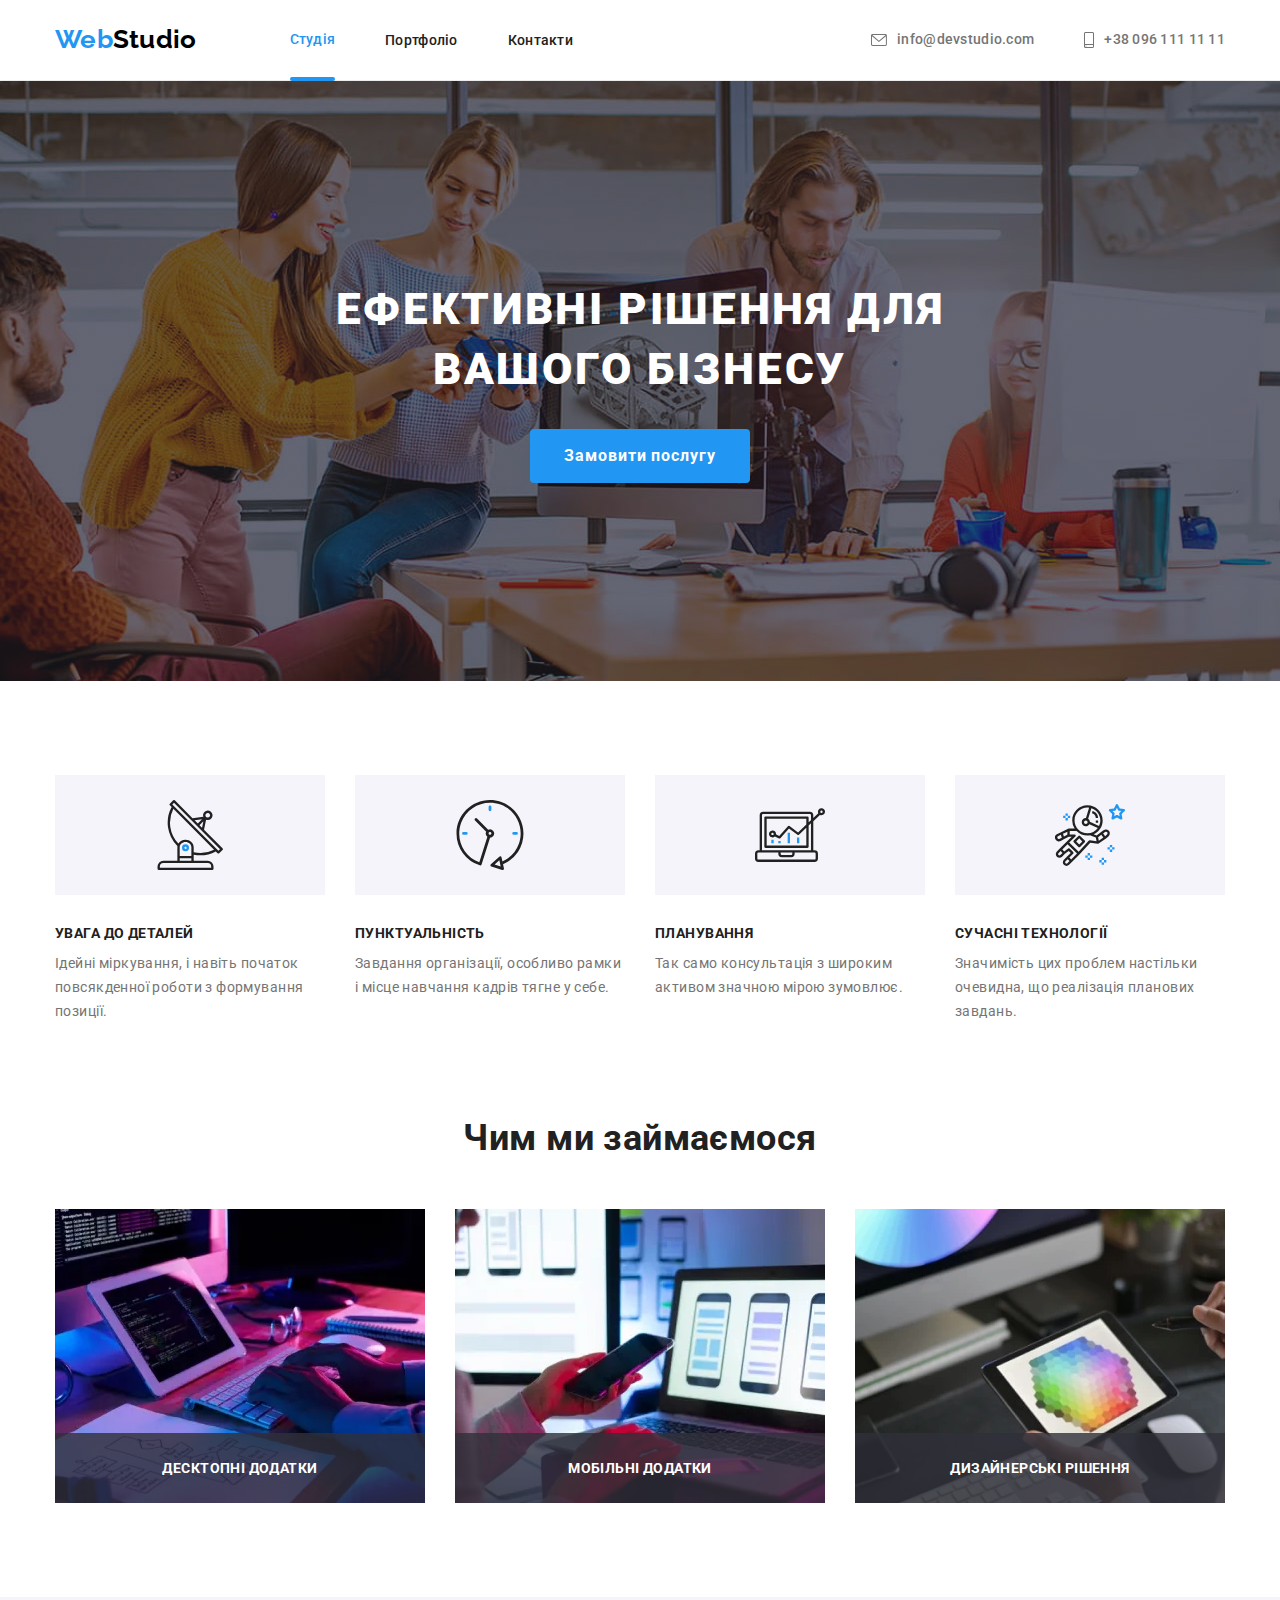
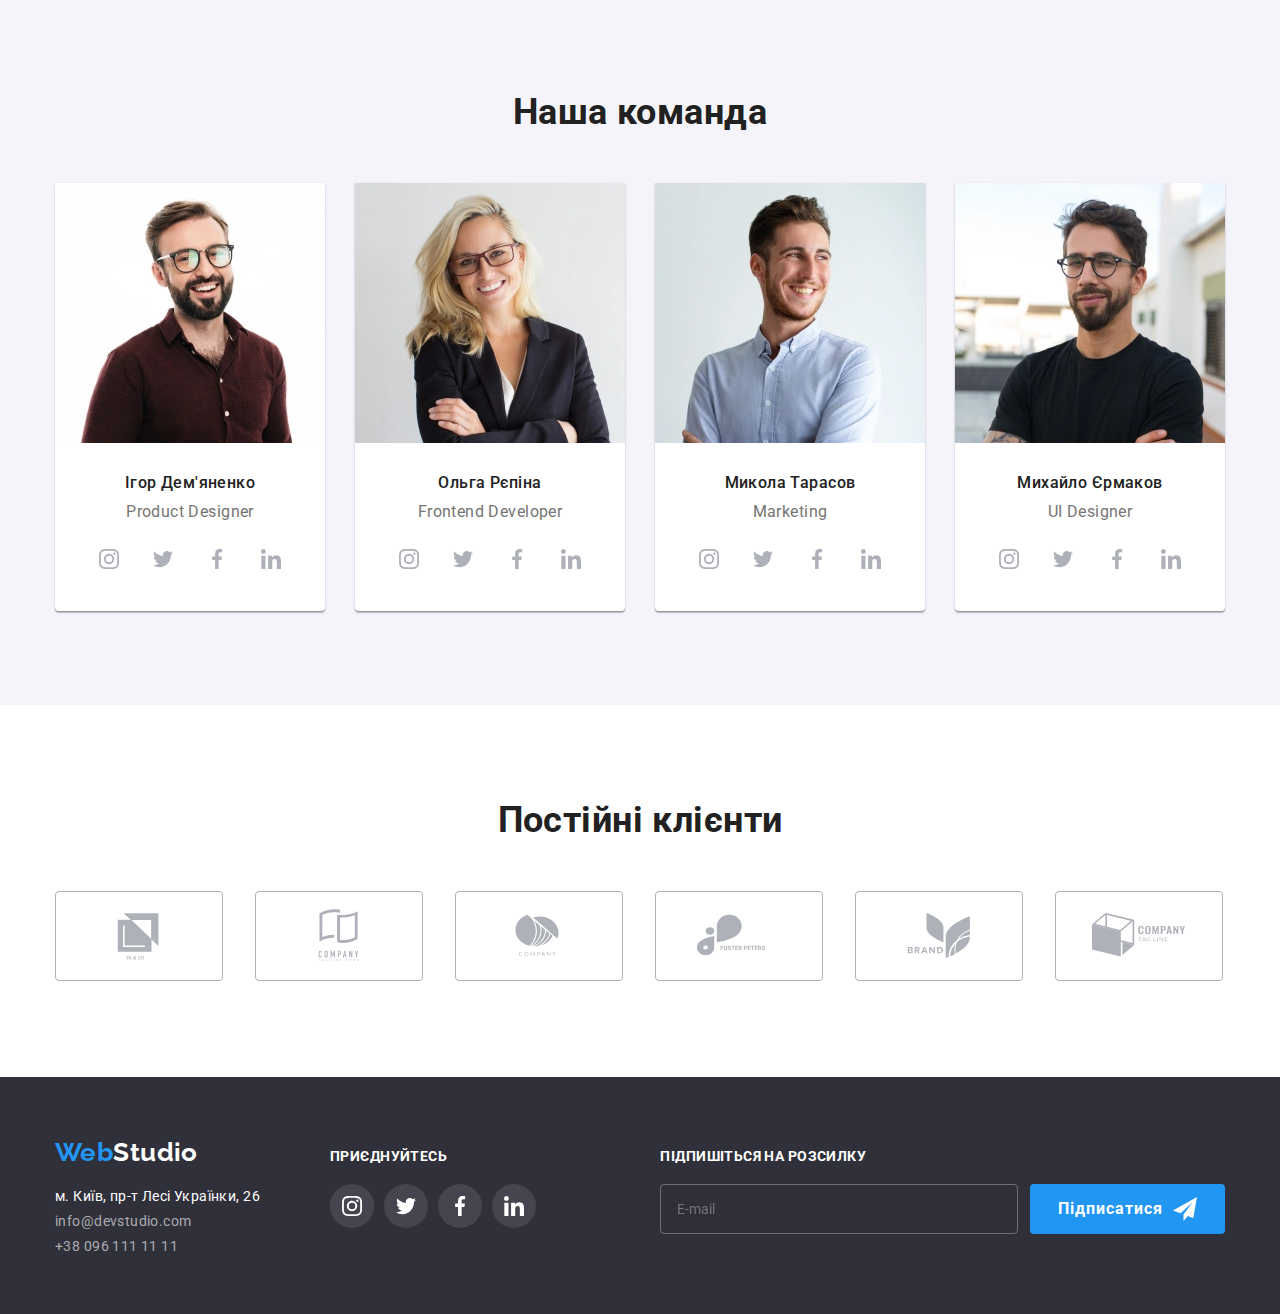
<file: index.html>
<!DOCTYPE html>
<html lang="uk">
  <head>
    <meta charset="UTF-8" />
    <meta http-equiv="X-UA-Compatible" content="IE=edge" />
    <meta name="viewport" content="width=device-width, initial-scale=1.0" />
    <title>WebStudio</title>
    <link rel="preconnect" href="https://fonts.googleapis.com" />
    <link rel="stylesheet" href="./css/main.min.css" />
  </head>
  <body>
    <header class="header">
      <div class="container header__container">
        <a class="logo" href="">Web<span class="logo--dark">Studio</span></a>
        <button type="button" class="menu__button js-open-menu">
          <svg class="menu__icon">
            <use class="menu" href="./images/icons/icons.svg#menu"></use>
          </svg>
        </button>
        <div class="menu-nav">
          <nav class="nav">
            <ul class="nav__list list">
              <li class="nav__item">
                <a href="./index.html" class="link nav__link current">Студія</a>
              </li>
              <li class="nav__item">
                <a href="./portfolio.html" class="link nav__link">Портфоліо</a>
              </li>
              <li class="nav__item">
                <a href="" class="link nav__link">Контакти</a>
              </li>
            </ul>
          </nav>
          <ul class="list header__contacts">
            <li class="header__item">
              <a href="mailto:info@devstudio.com" class="link header__link">
                <svg class="envelope">
                  <use href="./images/icons/icons.svg#envelope"></use>
                </svg>
                info@devstudio.com</a
              >
            </li>
            <li class="header__item">
              <a href="tel:+380961111111" class="link header__link">
                <svg class="smartphone">
                  <use href="./images/icons/icons.svg#smartphone"></use>
                </svg>
                +38 096 111 11 11</a
              >
            </li>
          </ul>
        </div>
      </div>
    </header>
    <main>
      <section class="hero">
        <div class="hero__overlay">
          <div class="hero-container">
            <h1 class="hero__title">Ефективні рішення для вашого бізнесу</h1>
            <button
              type="button"
              class="button order-button hero-button"
              data-modal-open
            >
              Замовити послугу
            </button>
          </div>
        </div>
      </section>
      <section class="section specialities">
        <div class="container">
          <h2 class="section__title visually-hidden">Особливості</h2>
          <ul class="list cardset">
            <li class="specialities__card">
              <div class="icon-area">
                <svg class="specialities__icon">
                  <use href="./images/icons/icons.svg#antenna"></use>
                </svg>
              </div>
              <h3 class="specialities__subtitle">УВАГА ДО ДЕТАЛЕЙ</h3>
              <p class="specialities__text">
                Ідейні міркування, і навіть початок повсякденної роботи з
                формування позиції.
              </p>
            </li>
            <li class="specialities__card">
              <div class="icon-area">
                <svg class="specialities__icon">
                  <use href="./images/icons/icons.svg#clock"></use>
                </svg>
              </div>
              <h3 class="specialities__subtitle">ПУНКТУАЛЬНІСТЬ</h3>
              <p class="specialities__text">
                Завдання організації, особливо рамки і місце навчання кадрів
                тягне у себе.
              </p>
            </li>
            <li class="specialities__card">
              <div class="icon-area">
                <svg class="specialities__icon">
                  <use href="./images/icons/icons.svg#diagram"></use>
                </svg>
              </div>
              <h3 class="specialities__subtitle">ПЛАНУВАННЯ</h3>
              <p class="specialities__text">
                Так само консультація з широким активом значною мірою зумовлює.
              </p>
            </li>
            <li class="specialities__card">
              <div class="icon-area">
                <svg class="specialities__icon">
                  <use href="./images/icons/icons.svg#astronaut"></use>
                </svg>
              </div>
              <h3 class="specialities__subtitle">СУЧАСНІ ТЕХНОЛОГІЇ</h3>
              <p class="specialities__text">
                Значимість цих проблем настільки очевидна, що реалізація
                планових завдань.
              </p>
            </li>
          </ul>
        </div>
      </section>
      <section class="section activity">
        <div class="container">
          <h2 class="section__title">Чим ми займаємося</h2>
          <ul class="list cardset">
            <li class="activity__card">
              <div class="activity__item">
                <picture>
                  <source
                    media="(min-width: 1200px)"
                    srcset="
                      ./images/activity/desktop-apps.img.webp    1x,
                      ./images/activity/desktop-apps.img@2x.webp 2x
                    "
                    type="image/webp"
                  />
                  <source
                    media="(min-width: 1200px)"
                    srcset="
                      ./images/activity/desktop-apps.img.jpg    1x,
                      ./images/activity/desktop-apps.img@2x.jpg 2x
                    "
                    type="image/jpeg"
                  />
                  <img src="./images/activity/desktop-apps.img.jpg"
                  alt="Десктопні додатки" width: 100%; loading="lazy"/>
                </picture>
                <p class="activity__text" lang="uk">Десктопні додатки</p>
              </div>
            </li>
            <li class="activity__card">
              <div class="activity__item">
                <picture>
                  <source
                    media="(min-width: 1200px)"
                    srcset="
                      ./images/activity/mobile-apps.img.webp    1x,
                      ./images/activity/mobile-apps.img@2x.webp 2x
                    "
                    type="image/webp"
                  />
                  <source
                    media="(min-width: 1200px)"
                    srcset="
                      ./images/activity/mobile-apps.img.jpg    1x,
                      ./images/activity/mobile-apps.img@2x.jpg 2x
                    "
                    type="image/jpeg"
                  />
                  <img src="./images/styling.jpg" alt="Мобільні додатки" width:
                  100%; loading="lazy"/>
                </picture>
                <p class="activity__text" lang="uk">Мобільні додатки</p>
              </div>
            </li>
            <li class="activity__card">
              <div class="activity__item">
                <picture>
                  <source
                    media="(min-width: 1200px)"
                    srcset="
                      ./images/activity/design.img.webp    1x,
                      ./images/activity/design.img@2x.webp 2x
                    "
                    type="image/webp"
                  />
                  <source
                    media="(min-width: 1200px)"
                    srcset="
                      ./images/activity/design.img.jpg    1x,
                      ./images/activity/design.img@2x.jpg 2x
                    "
                    type="image/jpeg"
                  />
                  <img src="./images/optimize.jpg" alt="Дизайнерські рішення"
                  width: 100%; loading="lazy"/>
                </picture>
                <p class="activity__text" lang="uk">Дизайнерські рішення</p>
              </div>
            </li>
          </ul>
        </div>
      </section>
      <section class="section team">
        <div class="container">
          <h2 class="section__title">Наша команда</h2>
          <ul class="list cardset">
            <li class="team__card">
              <picture>
                <source
                  media="(min-width: 1200px)"
                  srcset="
                    ./images/team/img_270.webp 1x,
                    ./images/team/img_540.webp 2x
                  "
                  type="image/webp"
                />
                <source
                  media="(768px)"
                  srcset="
                    ./images/team/img_354.webp 1x,
                    ./images/team/img_708.webp 2x
                  "
                  type="image/webp"
                />
                <source
                  media="(480px)"
                  srcset="
                    ./images/team/img_450.webp 1x,
                    ./images/team/img_900.webp 2x
                  "
                  type="image/webp"
                />
                <img
                  srcset="
                    ./images/team/img_270.jpg 270w,
                    ./images/team/img_354.jpg 354w,
                    ./images/team/img_450.jpg 450w,
                    ./images/team/img_540.jpg 540w,
                    ./images/team/img_708.jpg 708w,
                    ./images/team/img_900.jpg 900w
                  "
                  sizes="(min-width: 1200px) 270px , (min-width: 768px) 354px, (min-width: 480px) 450px, 100vw"
                  src="./images/team/img_270.jpg"
                  alt="Фото учасника"
                  width="100%"
                  height="auto"
                  class="team__member-pic"
                  loading="lazy"
                />
              </picture>
              <h3 class="team__subtitle">Ігор Дем'яненко</h3>
              <p lang="en" class="team__text">Product Designer</p>
              <ul class="list socials">
                <li class="socials__item">
                  <a
                    href=""
                    target="_blank"
                    rel="noopener noreferrer nofollow"
                    class="socials__link--light"
                  >
                    <svg class="socials__icon">
                      <use href="./images/icons/icons.svg#ig"></use>
                    </svg>
                  </a>
                </li>
                <li class="socials__item">
                  <a
                    href=""
                    target="_blank"
                    rel="noopener noreferrer nofollow"
                    class="socials__link--light"
                  >
                    <svg class="socials__icon">
                      <use href="./images/icons/icons.svg#twitter"></use>
                    </svg>
                  </a>
                </li>
                <li class="socials__item">
                  <a
                    href=""
                    target="_blank"
                    rel="noopener noreferrer nofollow"
                    class="socials__link--light"
                  >
                    <svg class="socials__icon">
                      <use href="./images/icons/icons.svg#fb"></use>
                    </svg>
                  </a>
                </li>
                <li class="socials__item">
                  <a
                    href=""
                    target="_blank"
                    rel="noopener noreferrer nofollow"
                    class="socials__link--light"
                  >
                    <svg class="socials__icon">
                      <use href="./images/icons/icons.svg#linkedin"></use>
                    </svg>
                  </a>
                </li>
              </ul>
            </li>
            <li class="team__card">
              <picture>
                <source
                  media="(min-width: 1200px)"
                  srcset="
                    ./images/team/img_270-1.webp 1x,
                    ./images/team/img_540-1.webp 2x
                  "
                  type="image/webp"
                />
                <source
                  media="(768px)"
                  srcset="
                    ./images/team/img_354-1.webp 1x,
                    ./images/team/img_708-1.webp 2x
                  "
                  type="image/webp"
                />
                <source
                  media="(480px)"
                  srcset="
                    ./images/team/img_450-1.webp 1x,
                    ./images/team/img_900-1.webp 2x
                  "
                  type="image/webp"
                />
                <img
                  srcset="
                    ./images/team/img_270-1.jpg 270w,
                    ./images/team/img_354-1.jpg 354w,
                    ./images/team/img_450-1.jpg 450w,
                    ./images/team/img_540-1.jpg 540w,
                    ./images/team/img_708-1.jpg 708w,
                    ./images/team/img_900-1.jpg 900w
                  "
                  sizes="(min-width: 1200px) 270px , (min-width: 768px) 354px, (min-width: 480px) 450px, 100vw"
                  src="./images/team/img_270-1.jpg"
                  alt="Фото учасника"
                  width="100%"
                  height="auto"
                  class="team__member-pic"
                  loading="lazy"
                />
              </picture>
              <h3 class="team__subtitle">Ольга Рєпіна</h3>
              <p lang="en" class="team__text">Frontend Developer</p>
              <ul class="list socials">
                <li class="socials__item">
                  <a
                    href=""
                    target="_blank"
                    rel="noopener noreferrer nofollow"
                    class="socials__link--light"
                  >
                    <svg class="socials__icon">
                      <use href="./images/icons/icons.svg#ig"></use>
                    </svg>
                  </a>
                </li>
                <li class="socials__item">
                  <a
                    href=""
                    target="_blank"
                    rel="noopener noreferrer nofollow"
                    class="socials__link--light"
                  >
                    <svg class="socials__icon">
                      <use href="./images/icons/icons.svg#twitter"></use>
                    </svg>
                  </a>
                </li>
                <li class="socials__item">
                  <a
                    href=""
                    target="_blank"
                    rel="noopener noreferrer nofollow"
                    class="socials__link--light"
                  >
                    <svg class="socials__icon">
                      <use href="./images/icons/icons.svg#fb"></use>
                    </svg>
                  </a>
                </li>
                <li class="socials__item">
                  <a
                    href=""
                    target="_blank"
                    rel="noopener noreferrer nofollow"
                    class="socials__link--light"
                  >
                    <svg class="socials__icon">
                      <use href="./images/icons/icons.svg#linkedin"></use>
                    </svg>
                  </a>
                </li>
              </ul>
            </li>
            <li class="team__card">
              <picture>
                <source
                  media="(min-width: 1200px)"
                  srcset="
                    ./images/team/img_270-2.webp 1x,
                    ./images/team/img_540-2.webp 2x
                  "
                  type="image/webp"
                />
                <source
                  media="(768px)"
                  srcset="
                    ./images/team/img_354-2.webp 1x,
                    ./images/team/img_708-2.webp 2x
                  "
                  type="image/webp"
                />
                <source
                  media="(480px)"
                  srcset="
                    ./images/team/img_450-2.webp 1x,
                    ./images/team/img_900-2.webp 2x
                  "
                  type="image/webp"
                />
                <img
                  srcset="
                    ./images/team/img_270-2.jpg 270w,
                    ./images/team/img_354-2.jpg 354w,
                    ./images/team/img_450-2.jpg 450w,
                    ./images/team/img_540-2.jpg 540w,
                    ./images/team/img_708-2.jpg 708w,
                    ./images/team/img_900-2.jpg 900w
                  "
                  sizes="(min-width: 1200px) 270px , (min-width: 768px) 354px, (min-width: 480px) 450px, 100vw"
                  src="./images/team/img_270-2.jpg"
                  alt="Фото учасника"
                  width="100%"
                  height="auto"
                  class="team__member-pic"
                  loading="lazy"
                />
              </picture>
              <h3 class="team__subtitle">Микола Тарасов</h3>
              <p lang="en" class="team__text">Marketing</p>
              <ul class="list socials">
                <li class="socials__item">
                  <a
                    href=""
                    target="_blank"
                    rel="noopener noreferrer nofollow"
                    class="socials__link--light"
                  >
                    <svg class="socials__icon">
                      <use href="./images/icons/icons.svg#ig"></use>
                    </svg>
                  </a>
                </li>
                <li class="socials__item">
                  <a
                    href=""
                    target="_blank"
                    rel="noopener noreferrer nofollow"
                    class="socials__link--light"
                  >
                    <svg class="socials__icon">
                      <use href="./images/icons/icons.svg#twitter"></use>
                    </svg>
                  </a>
                </li>
                <li class="socials__item">
                  <a
                    href=""
                    target="_blank"
                    rel="noopener noreferrer nofollow"
                    class="socials__link--light"
                  >
                    <svg class="socials__icon">
                      <use href="./images/icons/icons.svg#fb"></use>
                    </svg>
                  </a>
                </li>
                <li class="socials__item">
                  <a
                    href=""
                    target="_blank"
                    rel="noopener noreferrer nofollow"
                    class="socials__link--light"
                  >
                    <svg class="socials__icon">
                      <use href="./images/icons/icons.svg#linkedin"></use>
                    </svg>
                  </a>
                </li>
              </ul>
            </li>
            <li class="team__card">
              <picture>
                <source
                  media="(min-width: 1200px)"
                  srcset="
                    ./images/team/img_270-3.webp 1x,
                    ./images/team/img_540-3.webp 2x
                  "
                  type="image/webp"
                />
                <source
                  media="(768px)"
                  srcset="
                    ./images/team/img_354-3.webp 1x,
                    ./images/team/img_708-3.webp 2x
                  "
                  type="image/webp"
                />
                <source
                  media="(480px)"
                  srcset="
                    ./images/team/img_450-3.webp 1x,
                    ./images/team/img_900-3.webp 2x
                  "
                  type="image/webp"
                />
                <img
                  srcset="
                    ./images/team/img_270-3.jpg 270w,
                    ./images/team/img_354-3.jpg 354w,
                    ./images/team/img_450-3.jpg 450w,
                    ./images/team/img_540-3.jpg 540w,
                    ./images/team/img_708-3.jpg 708w,
                    ./images/team/img_900-3.jpg 900w
                  "
                  sizes="(min-width: 1200px) 270px , (min-width: 768px) 354px, (min-width: 480px) 450px, 100vw"
                  src="./images/team/img_270-3.jpg"
                  alt="Фото учасника"
                  width="100%"
                  height="auto"
                  class="team__member-pic"
                  loading="lazy"
                />
              </picture>
              <h3 class="team__subtitle">Михайло Єрмаков</h3>
              <p lang="en" class="team__text">UI Designer</p>
              <ul class="list socials">
                <li class="socials__item">
                  <a
                    href=""
                    target="_blank"
                    rel="noopener noreferrer nofollow"
                    class="socials__link--light"
                  >
                    <svg class="socials__icon">
                      <use href="./images/icons/icons.svg#ig"></use>
                    </svg>
                  </a>
                </li>
                <li class="socials__item">
                  <a
                    href=""
                    target="_blank"
                    rel="noopener noreferrer nofollow"
                    class="socials__link--light"
                  >
                    <svg class="socials__icon">
                      <use href="./images/icons/icons.svg#twitter"></use>
                    </svg>
                  </a>
                </li>
                <li class="socials__item">
                  <a
                    href=""
                    target="_blank"
                    rel="noopener noreferrer nofollow"
                    class="socials__link--light"
                  >
                    <svg class="socials__icon">
                      <use href="./images/icons/icons.svg#fb"></use>
                    </svg>
                  </a>
                </li>
                <li class="socials__item">
                  <a
                    href=""
                    target="_blank"
                    rel="noopener noreferrer nofollow"
                    class="socials__link--light"
                  >
                    <svg class="socials__icon">
                      <use href="./images/icons/icons.svg#linkedin"></use>
                    </svg>
                  </a>
                </li>
              </ul>
            </li>
          </ul>
        </div>
      </section>
      <section class="section clients">
        <div class="container">
          <h2 class="section__title">Постійні клієнти</h2>
          <ul class="list clients__list">
            <li class="clients__item">
              <a
                href=""
                target="_blank"
                rel="noopener noreferrer nofollow"
                class="clients__link"
              >
                <svg class="clients__logo">
                  <use href="./images/icons/icons.svg#client-1"></use>
                </svg>
              </a>
            </li>
            <li class="clients__item">
              <a
                href=""
                target="_blank"
                rel="noopener noreferrer nofollow"
                class="clients__link"
              >
                <svg class="clients__logo">
                  <use href="./images/icons/icons.svg#client-2"></use>
                </svg>
              </a>
            </li>
            <li class="clients__item">
              <a
                href=""
                target="_blank"
                rel="noopener noreferrer nofollow"
                class="clients__link"
              >
                <svg class="clients__logo">
                  <use href="./images/icons/icons.svg#client-3"></use>
                </svg>
              </a>
            </li>
            <li class="clients__item">
              <a
                href=""
                target="_blank"
                rel="noopener noreferrer nofollow"
                class="clients__link"
              >
                <svg class="clients__logo">
                  <use href="./images/icons/icons.svg#client-4"></use>
                </svg>
              </a>
            </li>
            <li class="clients__item">
              <a
                href=""
                target="_blank"
                rel="noopener noreferrer nofollow"
                class="clients__link"
              >
                <svg class="clients__logo">
                  <use href="./images/icons/icons.svg#client-5"></use>
                </svg>
              </a>
            </li>
            <li class="clients__item">
              <a
                href=""
                target="_blank"
                rel="noopener noreferrer nofollow"
                class="clients__link"
              >
                <svg class="clients__logo">
                  <use href="./images/icons/icons.svg#client-6"></use>
                </svg>
              </a>
            </li>
          </ul>
        </div>
      </section>
    </main>
    <footer class="footer">
      <div class="container footer__container">
        <div class="footer__div">
          <p class="footer-logo">
            <a class="logo" href=""
              >Web<span class="logo--light">Studio</span></a
            >
          </p>
          <address>
            <ul class="list footer__contacts">
              <li class="footer__item">
                <a
                  href="https://www.google.com/maps/place/%D0%B1%D1%83%D0%BB.+%D0%9B%D0%B5%D1%81%D0%B8+%D0%A3%D0%BA%D1%80%D0%B0%D0%B8%D0%BD%D0%BA%D0%B8,+26,+%D0%9A%D0%B8%D0%B5%D0%B2,+%D0%A3%D0%BA%D1%80%D0%B0%D0%B8%D0%BD%D0%B0,+02000/@50.4265807,30.5361971,17z/data=!4m13!1m7!3m6!1s0x40d4cf0e033ecbe9:0x57a4dffefec77da0!2z0LHRg9C7LiDQm9C10YHQuCDQo9C60YDQsNC40L3QutC4LCAyNiwg0JrQuNC10LIsINCj0LrRgNCw0LjQvdCwLCAwMjAwMA!3b1!8m2!3d50.4265807!4d30.5383858!3m4!1s0x40d4cf0e033ecbe9:0x57a4dffefec77da0!8m2!3d50.4265807!4d30.5383858"
                  target="_blank"
                  rel="noopener noreferrer"
                  class="link address"
                  >м. Київ, пр-т Лесі Українки, 26</a
                >
              </li>
              <li class="footer__item">
                <a href="mailto:info@devstudio.com" class="link footer__contact"
                  >info@devstudio.com</a
                >
              </li>
              <li class="footer__item">
                <a href="tel:+380961111111" class="link footer__contact"
                  >+38 096 111 11 11</a
                >
              </li>
            </ul>
          </address>
        </div>

        <div class="footer__social">
          <h2 class="footer__title">Приєднуйтесь</h2>
          <ul class="list socials">
            <li class="socials__item">
              <a
                href=""
                target="_blank"
                rel="noopener noreferrer nofollow"
                class="socials__link--dark"
              >
                <svg class="socials__icon">
                  <use href="./images/icons/icons.svg#ig"></use>
                </svg>
              </a>
            </li>
            <li class="socials__item">
              <a
                href=""
                target="_blank"
                rel="noopener noreferrer nofollow"
                class="socials__link--dark"
              >
                <svg class="socials__icon">
                  <use href="./images/icons/icons.svg#twitter"></use>
                </svg>
              </a>
            </li>
            <li class="socials__item">
              <a
                href=""
                target="_blank"
                rel="noopener noreferrer nofollow"
                class="socials__link--dark"
              >
                <svg class="socials__icon">
                  <use href="./images/icons/icons.svg#fb"></use>
                </svg>
              </a>
            </li>
            <li class="socials__item">
              <a
                href=""
                target="_blank"
                rel="noopener noreferrer nofollow"
                class="socials__link--dark"
              >
                <svg class="socials__icon">
                  <use href="./images/icons/icons.svg#linkedin"></use>
                </svg>
              </a>
            </li>
          </ul>
        </div>
        <div class="footer__subscribe">
          <form class="subscribe-form">
            <h2 class="footer__title">Підпишіться на розсилку</h2>
            <div class="subscribe-thumb">
              <label class="subscribe">
                <input
                  class="subscribe-email"
                  type="email"
                  name="email"
                  id="email"
                  placeholder="E-mail"
                />
              </label>
              <button class="button order-button" type="submit">
                Підписатися
                <svg class="icon">
                  <use href="./images/icons/icons.svg#send"></use>
                </svg>
              </button>
            </div>
          </form>
        </div>
      </div>
    </footer>
    <div class="backdrop is-hidden" data-modal>
      <div class="container">
        <div class="modal">
          <form class="form registration">
            <h2 class="title">Залиште свої дані, ми вам передзвонимо</h2>
            <label class="form-field">
              Ім'я
              <svg class="icon">
                <use href="./images/icons/icons.svg#person"></use>
              </svg>
              <input type="text" name="name"
            /></label>
            <label class="form-field">
              Телефон
              <svg class="icon">
                <use href="./images/icons/icons.svg#phone"></use>
              </svg>
              <input type="tel" name="tel" />
            </label>
            <label class="form-field">
              Пошта
              <svg class="icon">
                <use href="./images/icons/icons.svg#email"></use>
              </svg>
              <input type="email" name="email"
            /></label>
            <label class="form-field comment"
              >Коментар
              <textarea
                name="comment"
                rows="10"
                placeholder="Введіть текст"
              ></textarea>
            </label>
            <label class="agreement-label">
              <input
                type="checkbox"
                class="checkbox visually-hidden"
                name="agreement"
              />
              <span class="agreement-icon">
                <svg class="icon">
                  <use href="./images/icons/icons.svg#check"></use>
                </svg>
              </span>
              Погоджуюся з розсилкою та приймаю
              <a href="" class="agreement-link"> Умови договору</a>
            </label>
            <div class="form-button">
              <button class="button order-button" type="submit">
                Відправити
              </button>
            </div>
          </form>
          <button class="close-btn" data-modal-close>
            <svg class="icon">
              <use href="./images/icons/icons.svg#close" class="close"></use>
            </svg>
          </button>
        </div>
      </div>
    </div>
    <div class="menu-thumb">
      <div class="menu-container js-menu-container" id="mobile-menu">
        <ul class="mobile-menu list">
          <li class="mobile-menu__item">
            <a href="./index.html" class="link mobile-menu__link current"
              >Студія</a
            >
          </li>
          <li class="mobile-menu__item">
            <a href="./portfolio.html" class="link mobile-menu__link"
              >Портфоліо</a
            >
          </li>
          <li class="mobile-menu__item">
            <a href="" class="link mobile-menu__link">Контакти</a>
          </li>
        </ul>
        <ul class="mobile-menu__contacts list">
          <li class="item tel">
            <a href="tel:+380961111111" class="link"> +38 096 111 11 11</a>
          </li>
          <li class="item mail">
            <a href="mailto:info@devstudio.com" class="link">
              info@devstudio.com</a
            >
          </li>
          <li class="socials__item">
            <ul class="mobile-menu__socials list">
              <li class="mms-item">
                <a
                  href=""
                  class="link"
                  target="_blank"
                  rel="noopener noreferrer nofollow"
                  >Instagram</a
                >
              </li>
              <li class="mms-item">
                <a
                  href=""
                  class="link"
                  target="_blank"
                  rel="noopener noreferrer nofollow"
                  >Twitter</a
                >
              </li>
              <li class="mms-item">
                <a
                  href=""
                  class="link"
                  target="_blank"
                  rel="noopener noreferrer nofollow"
                  >Facebook</a
                >
              </li>
              <li class="mms-item">
                <a
                  href=""
                  class="link"
                  target="_blank"
                  rel="noopener noreferrer nofollow"
                  >Linkedin</a
                >
              </li>
            </ul>
          </li>
        </ul>

        <button type="button" class="close-menu js-close-menu">
          <svg class="cross">
            <use class="cross" href="./images/icons/icons.svg#cross"></use>
          </svg>
        </button>
      </div>
    </div>
    <script src="./js/modal.js"></script>
    <script src="./js/menu.js"></script>
  </body>
</html>
</file>
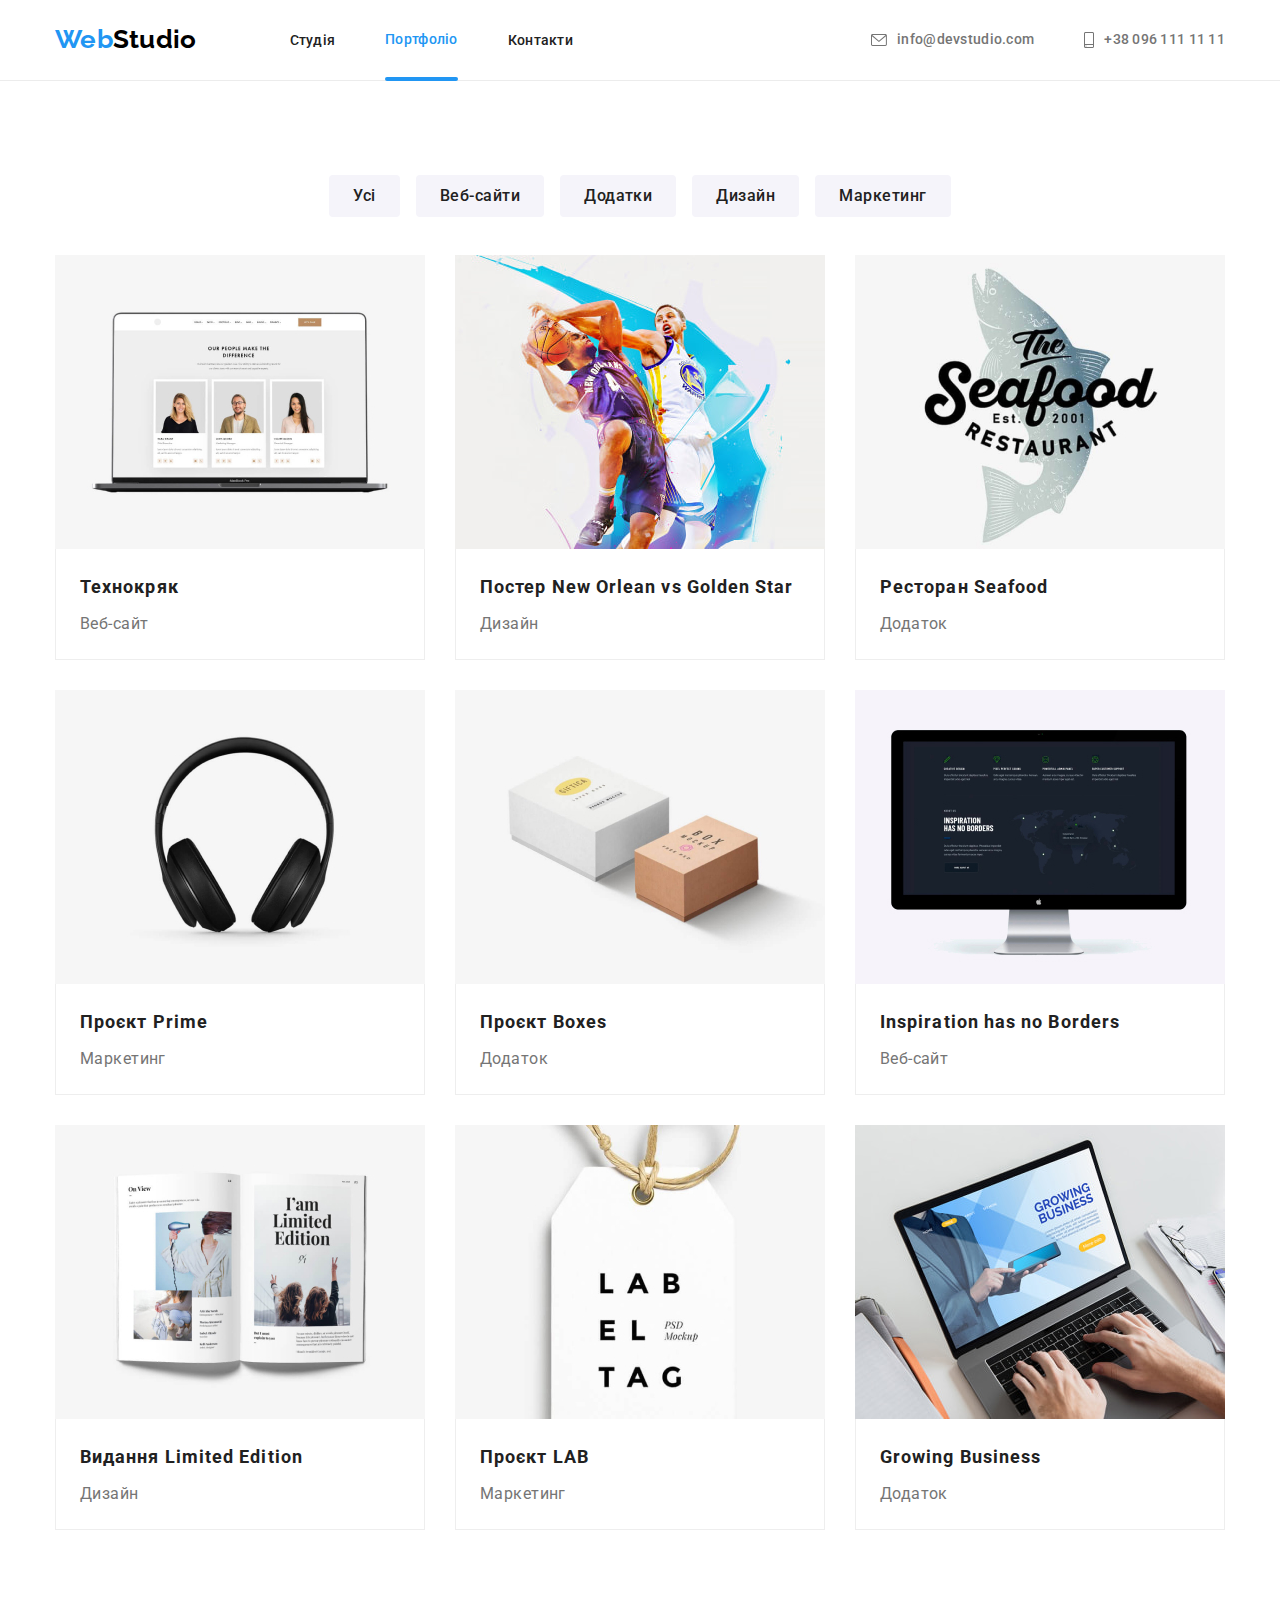
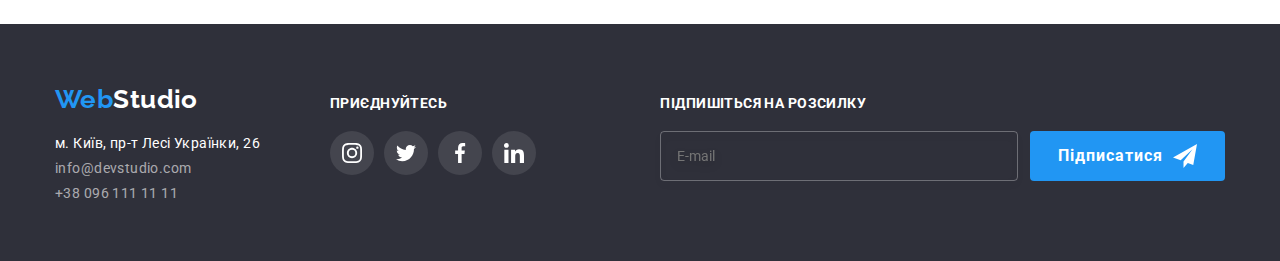
<file: portfolio.html>
<!DOCTYPE html>
<html lang="uk">
  <head>
    <meta charset="UTF-8" />
    <meta http-equiv="X-UA-Compatible" content="IE=edge" />
    <meta name="viewport" content="width=device-width, initial-scale=1.0" />
    <title>WebStudio</title>
    <link rel="preconnect" href="https://fonts.googleapis.com" />
    <link rel="preconnect" href="https://fonts.gstatic.com" crossorigin />
    <link
      href="https://fonts.googleapis.com/css2?family=Raleway:wght@700;900&family=Roboto:wght@400;500;700;900&display=swap"
      rel="stylesheet"
    />
    <link rel="stylesheet" href="./css/main.min.css" />
  </head>
  <body>
    <header class="header">
      <div class="container header__container">
        <a class="logo" href="">Web<span class="logo--dark">Studio</span></a>
        <button type="button" class="menu__button js-open-menu">
          <svg class="menu__icon">
            <use class="menu" href="./images/icons/icons.svg#menu"></use>
          </svg>
        </button>
        <div class="menu-nav">
          <nav class="nav">
            <ul class="nav__list list">
              <li class="nav__item">
                <a href="./index.html" class="link nav__link">Студія</a>
              </li>
              <li class="nav__item">
                <a href="./portfolio.html" class="link nav__link current"
                  >Портфоліо</a
                >
              </li>
              <li class="nav__item">
                <a href="" class="link nav__link">Контакти</a>
              </li>
            </ul>
          </nav>
          <ul class="list header__contacts">
            <li class="header__item">
              <a href="mailto:info@devstudio.com" class="link header__link">
                <svg class="envelope">
                  <use href="./images/icons/icons.svg#envelope"></use>
                </svg>
                info@devstudio.com</a
              >
            </li>
            <li class="header__item">
              <a href="tel:+380961111111" class="link header__link">
                <svg class="smartphone">
                  <use href="./images/icons/icons.svg#smartphone"></use>
                </svg>
                +38 096 111 11 11</a
              >
            </li>
          </ul>
        </div>
      </div>
    </header>
    <main>
      <section class="section projects">
        <div class="container">
          <h1 class="section__title visually-hidden">Проєкти</h1>
          <div class="selector__container">
            <ul class="list selector">
              <li class="selector__item">
                <button type="button" class="button selector-button">
                  Усі
                </button>
              </li>
              <li class="selector__item">
                <button type="button" class="button selector-button">
                  Веб-сайти
                </button>
              </li>
              <li class="selector__item">
                <button type="button" class="button selector-button">
                  Додатки
                </button>
              </li>
              <li class="selector__item">
                <button type="button" class="button selector-button">
                  Дизайн
                </button>
              </li>
              <li class="selector__item">
                <button type="button" class="button selector-button">
                  Маркетинг
                </button>
              </li>
            </ul>
          </div>
          <ul class="list cardset">
            <li class="card projects__card">
              <a
                href=""
                target="_blank"
                rel="noopener noreferrer nofollow"
                class="link projects__link"
              >
                <div class="thumb">
                  <img
                    src="./images/tech-crack.jpg"
                    alt="веб-сайт"
                    width="370"
                    height="294"
                  />
                  <div class="projects__overlay">
                    <p class="overlay-text" lang="uk">
                      Ресурс пропонує комплексні пропозиції з різним рівнем
                      функціоналу та сервісів. Все це дозволить відвідувачу
                      отримати вичерпні відомості про компанію чи приватну
                      особу.
                    </p>
                  </div>
                </div>
                <div class="projects__desc">
                  <h2 class="projects__subtitle">Технокряк</h2>
                  <p class="text">Веб-сайт</p>
                </div>
              </a>
            </li>
            <li class="card projects__card">
              <a
                href=""
                target="_blank"
                rel="noopener noreferrer nofollow"
                class="link projects__link"
              >
                <div class="thumb">
                  <img
                    src="./images/new-orlean.jpg"
                    alt="баскетболісти"
                    width="370"
                    height="294"
                  />
                  <div class="projects__overlay">
                    <p class="overlay-text">
                      Ресурс пропонує комплексні пропозиції з різним рівнем
                      функціоналу та сервісів. Все це дозволить відвідувачу
                      отримати вичерпні відомості про компанію чи приватну
                      особу.
                    </p>
                  </div>
                </div>
                <div class="projects__desc">
                  <h2 class="projects__subtitle">
                    Постер <span lang="en">New Orlean vs Golden Star</span>
                  </h2>
                  <p class="text">Дизайн</p>
                </div>
              </a>
            </li>
            <li class="card projects__card">
              <a
                href=""
                target="_blank"
                rel="noopener noreferrer nofollow"
                class="link projects__link"
              >
                <div class="thumb">
                  <img
                    src="./images/seafood.jpg"
                    alt="логотип додатку"
                    width="370"
                    height="294"
                  />
                  <div class="projects__overlay">
                    <p class="overlay-text">
                      Ресурс пропонує комплексні пропозиції з різним рівнем
                      функціоналу та сервісів. Все це дозволить відвідувачу
                      отримати вичерпні відомості про компанію чи приватну
                      особу.
                    </p>
                  </div>
                </div>
                <div class="projects__desc">
                  <h2 class="projects__subtitle">
                    Ресторан <span lang="en">Seafood</span>
                  </h2>
                  <p class="text">Додаток</p>
                </div>
              </a>
            </li>
            <li class="card projects__card">
              <a
                href=""
                target="_blank"
                rel="noopener noreferrer nofollow"
                class="link projects__link"
              >
                <div class="thumb">
                  <img
                    src="./images/prime.jpg"
                    alt="навушники"
                    width="370"
                    height="294"
                  />
                  <div class="projects__overlay">
                    <p class="overlay-text">
                      Ресурс пропонує комплексні пропозиції з різним рівнем
                      функціоналу та сервісів. Все це дозволить відвідувачу
                      отримати вичерпні відомості про компанію чи приватну
                      особу.
                    </p>
                  </div>
                </div>
                <div class="projects__desc">
                  <h2 class="projects__subtitle">
                    Проєкт <span lang="en">Prime</span>
                  </h2>
                  <p class="text">Маркетинг</p>
                </div>
              </a>
            </li>
            <li class="card projects__card">
              <a
                href=""
                target="_blank"
                rel="noopener noreferrer nofollow"
                class="link projects__link"
              >
                <div class="thumb">
                  <img
                    src="./images/boxes.jpg"
                    alt="коробки"
                    width="370"
                    height="294"
                  />
                  <div class="projects__overlay">
                    <p class="overlay-text">
                      Ресурс пропонує комплексні пропозиції з різним рівнем
                      функціоналу та сервісів. Все це дозволить відвідувачу
                      отримати вичерпні відомості про компанію чи приватну
                      особу.
                    </p>
                  </div>
                </div>
                <div class="projects__desc">
                  <h2 class="projects__subtitle">
                    Проєкт <span lang="en">Boxes</span>
                  </h2>
                  <p class="text">Додаток</p>
                </div>
              </a>
            </li>
            <li class="card projects__card">
              <a
                href=""
                target="_blank"
                rel="noopener noreferrer nofollow"
                class="link projects__link"
              >
                <div class="thumb">
                  <img
                    src="./images/inspiration.jpg"
                    alt="веб-сайт"
                    width="370"
                    height="294"
                  />
                  <div class="projects__overlay">
                    <p class="overlay-text">
                      Ресурс пропонує комплексні пропозиції з різним рівнем
                      функціоналу та сервісів. Все це дозволить відвідувачу
                      отримати вичерпні відомості про компанію чи приватну
                      особу.
                    </p>
                  </div>
                </div>
                <div class="projects__desc">
                  <h2 lang="en" class="projects__subtitle">
                    Inspiration has no Borders
                  </h2>
                  <p class="text">Веб-сайт</p>
                </div>
              </a>
            </li>
            <li class="card projects__card">
              <a
                href=""
                target="_blank"
                rel="noopener noreferrer nofollow"
                class="link projects__link"
              >
                <div class="thumb">
                  <img
                    src="./images/limited-edition.jpg"
                    alt="журнал"
                    width="370"
                    height="294"
                  />
                  <div class="projects__overlay">
                    <p class="overlay-text">
                      Ресурс пропонує комплексні пропозиції з різним рівнем
                      функціоналу та сервісів. Все це дозволить відвідувачу
                      отримати вичерпні відомості про компанію чи приватну
                      особу.
                    </p>
                  </div>
                </div>
                <div class="projects__desc">
                  <h2 class="projects__subtitle">
                    Видання <span lang="en">Limited Edition</span>
                  </h2>
                  <p class="text">Дизайн</p>
                </div>
              </a>
            </li>
            <li class="card projects__card">
              <a href="" class="link projects__link">
                <div class="thumb">
                  <img
                    src="./images/lab.jpg"
                    alt="бірка"
                    width="370"
                    height="294"
                  />
                  <div class="projects__overlay">
                    <p class="overlay-text">
                      Ресурс пропонує комплексні пропозиції з різним рівнем
                      функціоналу та сервісів. Все це дозволить відвідувачу
                      отримати вичерпні відомості про компанію чи приватну
                      особу.
                    </p>
                  </div>
                </div>
                <div class="projects__desc">
                  <h2 class="projects__subtitle">
                    Проєкт <span lang="en">LAB</span>
                  </h2>
                  <p class="text">Маркетинг</p>
                </div>
              </a>
            </li>
            <li class="card projects__card">
              <a
                href=""
                target="_blank"
                rel="noopener noreferrer nofollow"
                class="link projects__link"
              >
                <div class="thumb">
                  <img
                    src="./images/growing-business.jpg"
                    alt="робота на пк"
                    width="370"
                    height="294"
                  />
                  <div class="projects__overlay">
                    <p class="overlay-text">
                      Ресурс пропонує комплексні пропозиції з різним рівнем
                      функціоналу та сервісів. Все це дозволить відвідувачу
                      отримати вичерпні відомості про компанію чи приватну
                      особу.
                    </p>
                  </div>
                </div>
                <div class="projects__desc">
                  <h2 lang="en" class="projects__subtitle">Growing Business</h2>
                  <p class="text">Додаток</p>
                </div>
              </a>
            </li>
          </ul>
        </div>
      </section>
    </main>
    <footer class="footer">
      <div class="container footer__container">
        <div class="footer__div">
          <p class="footer-logo">
            <a class="logo" href=""
              >Web<span class="logo--light">Studio</span></a
            >
          </p>
          <address>
            <ul class="list footer__contacts">
              <li class="footer__item">
                <a
                  href="https://www.google.com/maps/place/%D0%B1%D1%83%D0%BB.+%D0%9B%D0%B5%D1%81%D0%B8+%D0%A3%D0%BA%D1%80%D0%B0%D0%B8%D0%BD%D0%BA%D0%B8,+26,+%D0%9A%D0%B8%D0%B5%D0%B2,+%D0%A3%D0%BA%D1%80%D0%B0%D0%B8%D0%BD%D0%B0,+02000/@50.4265807,30.5361971,17z/data=!4m13!1m7!3m6!1s0x40d4cf0e033ecbe9:0x57a4dffefec77da0!2z0LHRg9C7LiDQm9C10YHQuCDQo9C60YDQsNC40L3QutC4LCAyNiwg0JrQuNC10LIsINCj0LrRgNCw0LjQvdCwLCAwMjAwMA!3b1!8m2!3d50.4265807!4d30.5383858!3m4!1s0x40d4cf0e033ecbe9:0x57a4dffefec77da0!8m2!3d50.4265807!4d30.5383858"
                  target="_blank"
                  rel="noopener noreferrer"
                  class="link address"
                  >м. Київ, пр-т Лесі Українки, 26</a
                >
              </li>
              <li class="footer__item">
                <a href="mailto:info@devstudio.com" class="link footer__contact"
                  >info@devstudio.com</a
                >
              </li>
              <li class="footer__item">
                <a href="tel:+380961111111" class="link footer__contact"
                  >+38 096 111 11 11</a
                >
              </li>
            </ul>
          </address>
        </div>

        <div class="footer__social">
          <h2 class="footer__title">Приєднуйтесь</h2>
          <ul class="list socials">
            <li class="socials__item">
              <a
                href=""
                target="_blank"
                rel="noopener noreferrer nofollow"
                class="socials__link--dark"
              >
                <svg class="socials__icon">
                  <use href="./images/icons/icons.svg#ig"></use>
                </svg>
              </a>
            </li>
            <li class="socials__item">
              <a
                href=""
                target="_blank"
                rel="noopener noreferrer nofollow"
                class="socials__link--dark"
              >
                <svg class="socials__icon">
                  <use href="./images/icons/icons.svg#twitter"></use>
                </svg>
              </a>
            </li>
            <li class="socials__item">
              <a
                href=""
                target="_blank"
                rel="noopener noreferrer nofollow"
                class="socials__link--dark"
              >
                <svg class="socials__icon">
                  <use href="./images/icons/icons.svg#fb"></use>
                </svg>
              </a>
            </li>
            <li class="socials__item">
              <a
                href=""
                target="_blank"
                rel="noopener noreferrer nofollow"
                class="socials__link--dark"
              >
                <svg class="socials__icon">
                  <use href="./images/icons/icons.svg#linkedin"></use>
                </svg>
              </a>
            </li>
          </ul>
        </div>
        <div class="footer__subscribe">
          <form class="subscribe-form">
            <h2 class="footer__title">Підпишіться на розсилку</h2>
            <div class="subscribe-thumb">
              <label class="subscribe">
                <input
                  class="subscribe-email"
                  type="email"
                  name="email"
                  id="email"
                  placeholder="E-mail"
                />
              </label>
              <button class="button order-button" type="submit">
                Підписатися
                <svg class="icon">
                  <use href="./images/icons/icons.svg#send"></use>
                </svg>
              </button>
            </div>
          </form>
        </div>
      </div>
    </footer>
    <div class="menu-thumb">
      <div class="menu-container js-menu-container" id="mobile-menu">
        <ul class="mobile-menu list">
          <li class="mobile-menu__item">
            <a href="./index.html" class="link mobile-menu__link">Студія</a>
          </li>
          <li class="mobile-menu__item">
            <a href="./portfolio.html" class="link mobile-menu__link current"
              >Портфоліо</a
            >
          </li>
          <li class="mobile-menu__item">
            <a href="" class="link mobile-menu__link">Контакти</a>
          </li>
        </ul>
        <ul class="mobile-menu__contacts list">
          <li class="item tel">
            <a href="tel:+380961111111" class="link"> +38 096 111 11 11</a>
          </li>
          <li class="item mail">
            <a href="mailto:info@devstudio.com" class="link">
              info@devstudio.com</a
            >
          </li>
          <li class="item">
            <ul class="mobile-menu__socials list">
              <li class="mms-item">
                <a
                  href=""
                  class="link"
                  target="_blank"
                  rel="noopener noreferrer nofollow"
                  >Instagram</a
                >
              </li>
              <li class="mms-item">
                <a
                  href=""
                  class="link"
                  target="_blank"
                  rel="noopener noreferrer nofollow"
                  >Twitter</a
                >
              </li>
              <li class="mms-item">
                <a
                  href=""
                  class="link"
                  target="_blank"
                  rel="noopener noreferrer nofollow"
                  >Facebook</a
                >
              </li>
              <li class="mms-item">
                <a
                  href=""
                  class="link"
                  target="_blank"
                  rel="noopener noreferrer nofollow"
                  >Linkedin</a
                >
              </li>
            </ul>
          </li>
        </ul>

        <button type="button" class="close-menu js-close-menu">
          <svg class="cross">
            <use class="cross" href="./images/icons/icons.svg#cross"></use>
          </svg>
        </button>
      </div>
    </div>
    <script src="./js/menu.js"></script>
  </body>
</html>
</file>
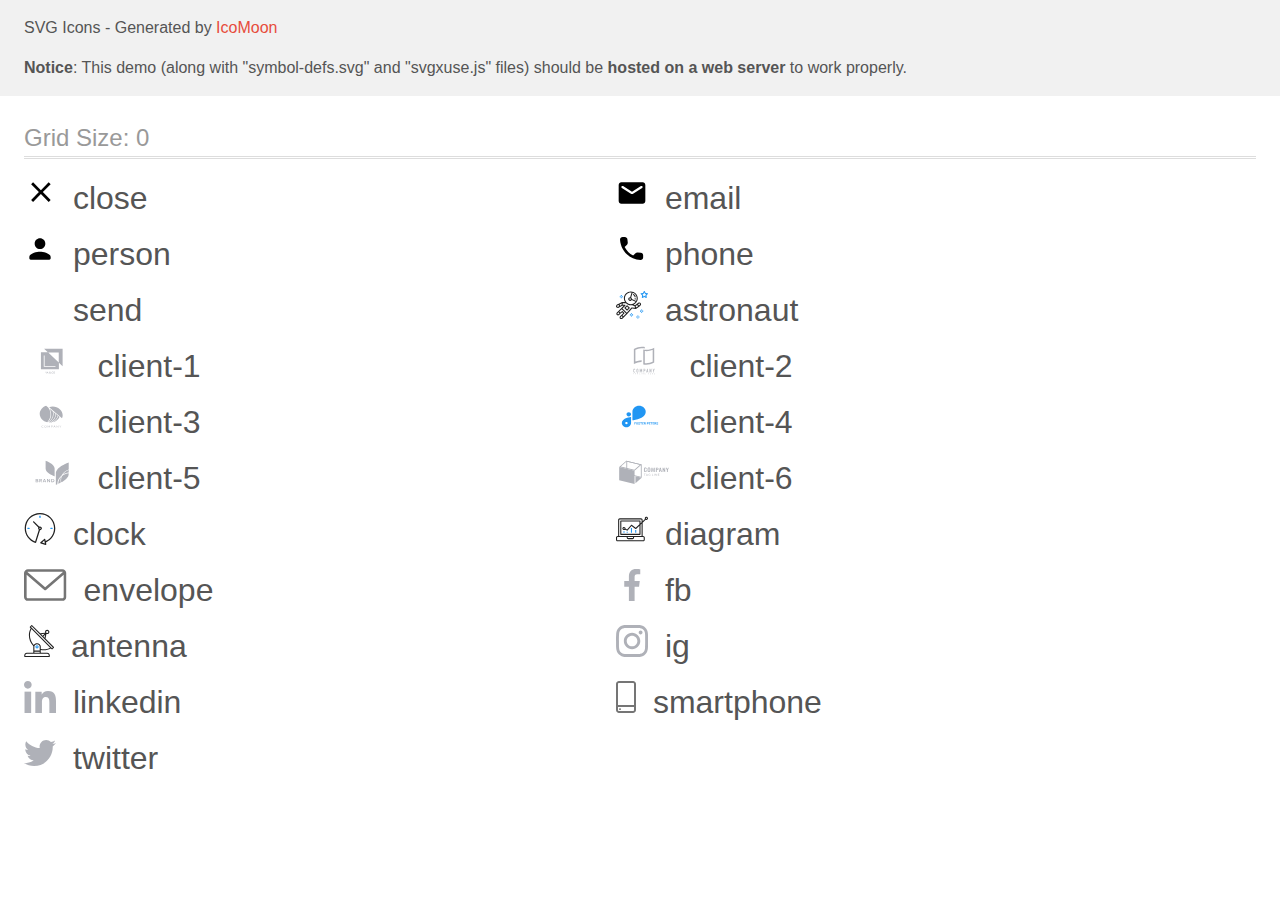
<file: images/icons/icomoon(2)/demo-external-svg.html>
<!doctype html>
<html>
<head>
    <title>IcoMoon - SVG Icons</title>
    <meta charset="utf-8">
    <meta name="viewport" content="width=device-width, initial-scale=1">
    <link rel="stylesheet" href="demo-files/demo.css">
    <link rel="stylesheet" href="style.css">
</head>
<body>
<header class="bgc1 clearfix">
<div class="mhl">
    <p>SVG Icons - Generated by <a href="https://icomoon.io/app">IcoMoon</a></p><p><strong>Notice</strong>: This demo (along with "symbol-defs.svg" and "svgxuse.js" files) should be <b>hosted on a web server</b> to work properly.</p>
</div>
</header>
    <div class="clearfix mhl ptl">
        <h1 class="mvm mtn fgc1">Grid Size: 0</h1>
        <div class="glyph fs1">
            <div class="clearfix pbs">
                <svg class="icon close"><use xlink:href="symbol-defs.svg#close"></use></svg><span class="name"> close</span>
            </div>
        </div>
        <div class="glyph fs1">
            <div class="clearfix pbs">
                <svg class="icon email"><use xlink:href="symbol-defs.svg#email"></use></svg><span class="name"> email</span>
            </div>
        </div>
        <div class="glyph fs1">
            <div class="clearfix pbs">
                <svg class="icon person"><use xlink:href="symbol-defs.svg#person"></use></svg><span class="name"> person</span>
            </div>
        </div>
        <div class="glyph fs1">
            <div class="clearfix pbs">
                <svg class="icon phone"><use xlink:href="symbol-defs.svg#phone"></use></svg><span class="name"> phone</span>
            </div>
        </div>
        <div class="glyph fs1">
            <div class="clearfix pbs">
                <svg class="icon send"><use xlink:href="symbol-defs.svg#send"></use></svg><span class="name"> send</span>
            </div>
        </div>
        <div class="glyph fs1">
            <div class="clearfix pbs">
                <svg class="icon astronaut"><use xlink:href="symbol-defs.svg#astronaut"></use></svg><span class="name"> astronaut</span>
            </div>
        </div>
        <div class="glyph fs1">
            <div class="clearfix pbs">
                <svg class="icon client-1"><use xlink:href="symbol-defs.svg#client-1"></use></svg><span class="name"> client-1</span>
            </div>
        </div>
        <div class="glyph fs1">
            <div class="clearfix pbs">
                <svg class="icon client-2"><use xlink:href="symbol-defs.svg#client-2"></use></svg><span class="name"> client-2</span>
            </div>
        </div>
        <div class="glyph fs1">
            <div class="clearfix pbs">
                <svg class="icon client-3"><use xlink:href="symbol-defs.svg#client-3"></use></svg><span class="name"> client-3</span>
            </div>
        </div>
        <div class="glyph fs1">
            <div class="clearfix pbs">
                <svg class="icon client-4"><use xlink:href="symbol-defs.svg#client-4"></use></svg><span class="name"> client-4</span>
            </div>
        </div>
        <div class="glyph fs1">
            <div class="clearfix pbs">
                <svg class="icon client-5"><use xlink:href="symbol-defs.svg#client-5"></use></svg><span class="name"> client-5</span>
            </div>
        </div>
        <div class="glyph fs1">
            <div class="clearfix pbs">
                <svg class="icon client-6"><use xlink:href="symbol-defs.svg#client-6"></use></svg><span class="name"> client-6</span>
            </div>
        </div>
        <div class="glyph fs1">
            <div class="clearfix pbs">
                <svg class="icon clock"><use xlink:href="symbol-defs.svg#clock"></use></svg><span class="name"> clock</span>
            </div>
        </div>
        <div class="glyph fs1">
            <div class="clearfix pbs">
                <svg class="icon diagram"><use xlink:href="symbol-defs.svg#diagram"></use></svg><span class="name"> diagram</span>
            </div>
        </div>
        <div class="glyph fs1">
            <div class="clearfix pbs">
                <svg class="icon envelope"><use xlink:href="symbol-defs.svg#envelope"></use></svg><span class="name"> envelope</span>
            </div>
        </div>
        <div class="glyph fs1">
            <div class="clearfix pbs">
                <svg class="icon fb"><use xlink:href="symbol-defs.svg#fb"></use></svg><span class="name"> fb</span>
            </div>
        </div>
        <div class="glyph fs1">
            <div class="clearfix pbs">
                <svg class="icon antenna"><use xlink:href="symbol-defs.svg#antenna"></use></svg><span class="name"> antenna</span>
            </div>
        </div>
        <div class="glyph fs1">
            <div class="clearfix pbs">
                <svg class="icon ig"><use xlink:href="symbol-defs.svg#ig"></use></svg><span class="name"> ig</span>
            </div>
        </div>
        <div class="glyph fs1">
            <div class="clearfix pbs">
                <svg class="icon linkedin"><use xlink:href="symbol-defs.svg#linkedin"></use></svg><span class="name"> linkedin</span>
            </div>
        </div>
        <div class="glyph fs1">
            <div class="clearfix pbs">
                <svg class="icon smartphone"><use xlink:href="symbol-defs.svg#smartphone"></use></svg><span class="name"> smartphone</span>
            </div>
        </div>
        <div class="glyph fs1">
            <div class="clearfix pbs">
                <svg class="icon twitter"><use xlink:href="symbol-defs.svg#twitter"></use></svg><span class="name"> twitter</span>
            </div>
        </div>
  </div>
<script defer src="svgxuse.js"></script>
</body>
</html>
</file>
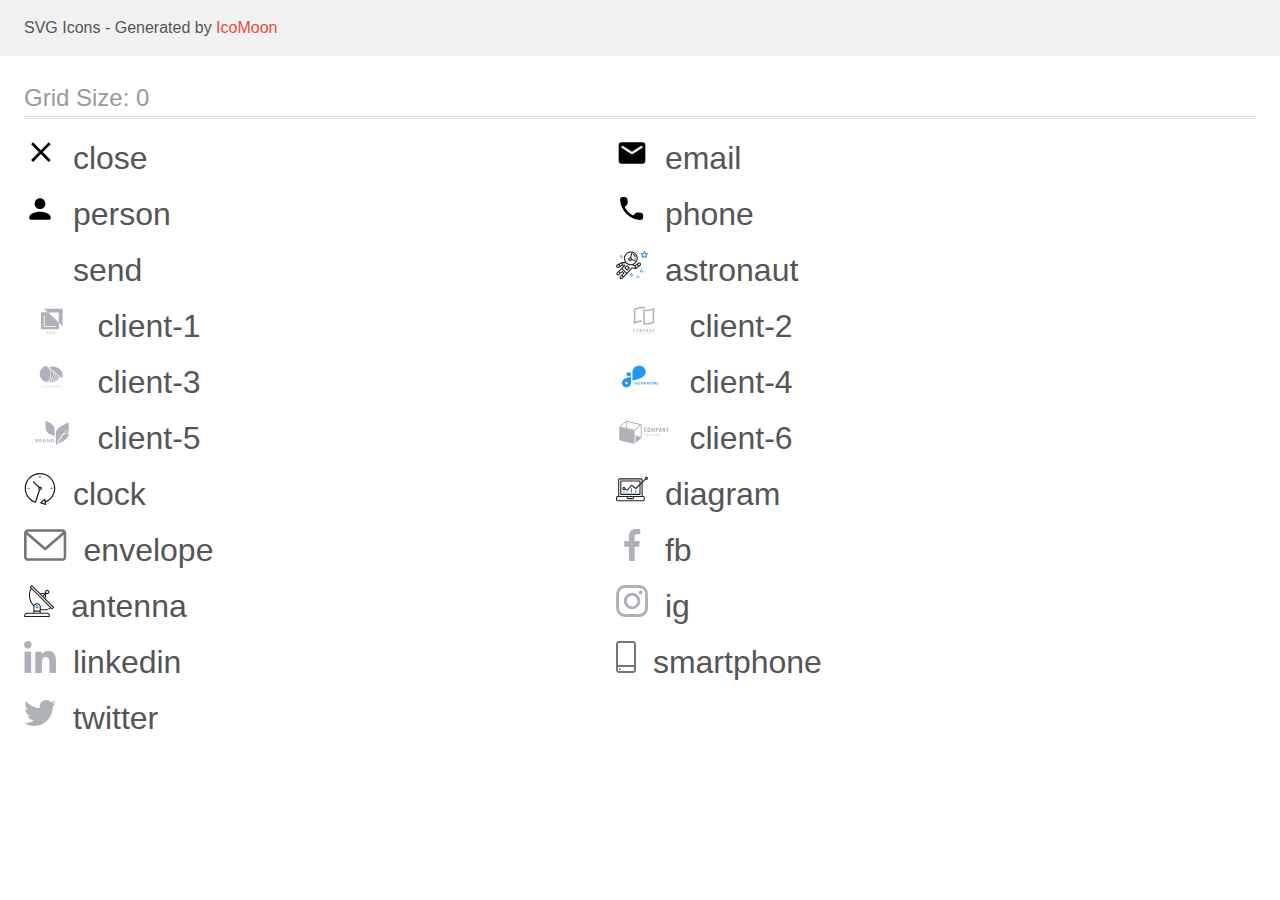
<file: images/icons/icomoon(2)/demo.html>
<!doctype html>
<html>
<head>
    <title>IcoMoon - SVG Icons</title>
    <meta charset="utf-8">
    <meta name="viewport" content="width=device-width, initial-scale=1">
    <link rel="stylesheet" href="demo-files/demo.css">
    <link rel="stylesheet" href="style.css">
</head>
<body>
<svg aria-hidden="true" style="position: absolute; width: 0; height: 0; overflow: hidden;" version="1.1" xmlns="http://www.w3.org/2000/svg" xmlns:xlink="http://www.w3.org/1999/xlink">
<defs>
<symbol id="close" viewBox="0 0 32 32">
<path d="M26.667 7.303l-1.97-1.97-7.808 7.808-7.808-7.808-1.97 1.97 7.808 7.808-7.808 7.808 1.97 1.97 7.808-7.808 7.808 7.808 1.97-1.97-7.808-7.808 7.808-7.808z"></path>
</symbol>
<symbol id="email" viewBox="0 0 32 32">
<path d="M26.667 5.333h-21.333c-1.467 0-2.653 1.2-2.653 2.667l-0.013 16c0 1.467 1.2 2.667 2.667 2.667h21.333c1.467 0 2.667-1.2 2.667-2.667v-16c0-1.467-1.2-2.667-2.667-2.667zM26.133 11l-9.427 5.893c-0.427 0.267-0.987 0.267-1.413 0l-9.427-5.893c-0.333-0.213-0.533-0.573-0.533-0.96 0-0.893 0.973-1.427 1.733-0.96l8.933 5.587 8.933-5.587c0.76-0.467 1.733 0.067 1.733 0.96 0 0.387-0.2 0.747-0.533 0.96z"></path>
</symbol>
<symbol id="person" viewBox="0 0 32 32">
<path d="M16 16c2.947 0 5.333-2.387 5.333-5.333s-2.387-5.333-5.333-5.333c-2.947 0-5.333 2.387-5.333 5.333s2.387 5.333 5.333 5.333zM16 18.667c-3.56 0-10.667 1.787-10.667 5.333v1.333c0 0.733 0.6 1.333 1.333 1.333h18.667c0.733 0 1.333-0.6 1.333-1.333v-1.333c0-3.547-7.107-5.333-10.667-5.333z"></path>
</symbol>
<symbol id="phone" viewBox="0 0 32 32">
<path d="M24.882 19.773l-3.268-0.373c-0.785-0.090-1.557 0.18-2.11 0.733l-2.367 2.367c-3.641-1.853-6.626-4.825-8.478-8.478l2.38-2.38c0.553-0.553 0.823-1.325 0.733-2.11l-0.373-3.242c-0.154-1.299-1.248-2.277-2.56-2.277h-2.226c-1.454 0-2.663 1.209-2.573 2.663 0.682 10.987 9.469 19.761 20.443 20.443 1.454 0.090 2.663-1.119 2.663-2.573v-2.226c0.013-1.3-0.965-2.393-2.264-2.547z"></path>
</symbol>
<symbol id="send" viewBox="0 0 32 32">
<path fill="#fff" style="fill: var(--color1, #fff)" d="M32 0l-32 18 10.227 3.788 15.773-14.788-11.998 16.186 0.010 0.004-0.012-0.004v8.814l5.735-6.691 7.265 2.691 5-28z"></path>
</symbol>
<symbol id="astronaut" viewBox="0 0 32 32">
<path fill="#2196f3" style="fill: var(--color2, #2196f3)" d="M31.974 4.524c-0.063-0.193-0.229-0.333-0.43-0.363l-1.91-0.278-0.855-1.731c-0.179-0.365-0.777-0.365-0.956 0l-0.855 1.731-1.91 0.278c-0.201 0.029-0.367 0.17-0.431 0.363-0.062 0.193-0.011 0.405 0.135 0.547l1.383 1.348-0.326 1.903c-0.034 0.2 0.048 0.402 0.212 0.522 0.166 0.121 0.382 0.135 0.562 0.040l1.709-0.899 1.709 0.899c0.078 0.041 0.164 0.061 0.249 0.061 0.11 0 0.221-0.034 0.314-0.102 0.164-0.119 0.246-0.322 0.212-0.522l-0.326-1.903 1.383-1.348c0.145-0.142 0.197-0.354 0.135-0.547zM29.511 5.851c-0.125 0.122-0.183 0.299-0.153 0.472l0.191 1.114-1-0.526c-0.078-0.041-0.163-0.061-0.249-0.061s-0.17 0.020-0.249 0.061l-1.001 0.526 0.191-1.114c0.030-0.173-0.028-0.349-0.153-0.472l-0.81-0.789 1.119-0.163c0.174-0.025 0.324-0.134 0.402-0.292l0.5-1.013 0.5 1.013c0.078 0.157 0.228 0.267 0.402 0.292l1.119 0.163-0.809 0.789z"></path>
<path fill="#2196f3" style="fill: var(--color2, #2196f3)" d="M26.134 20.522h-1.067v1.067h1.067v-1.067z"></path>
<path fill="#2196f3" style="fill: var(--color2, #2196f3)" d="M26.134 22.656h-1.067v1.067h1.067v-1.067z"></path>
<path fill="#2196f3" style="fill: var(--color2, #2196f3)" d="M27.2 21.589h-1.067v1.067h1.067v-1.067z"></path>
<path fill="#2196f3" style="fill: var(--color2, #2196f3)" d="M25.067 21.589h-1.067v1.067h1.067v-1.067z"></path>
<path fill="#2196f3" style="fill: var(--color2, #2196f3)" d="M22.4 26.389h-1.067v1.067h1.067v-1.067z"></path>
<path fill="#2196f3" style="fill: var(--color2, #2196f3)" d="M22.4 28.522h-1.067v1.067h1.067v-1.067z"></path>
<path fill="#2196f3" style="fill: var(--color2, #2196f3)" d="M23.467 27.456h-1.067v1.067h1.067v-1.067z"></path>
<path fill="#2196f3" style="fill: var(--color2, #2196f3)" d="M21.333 27.456h-1.067v1.067h1.067v-1.067z"></path>
<path fill="#2196f3" style="fill: var(--color2, #2196f3)" d="M16 24.256h-1.067v1.067h1.067v-1.067z"></path>
<path fill="#2196f3" style="fill: var(--color2, #2196f3)" d="M16 26.389h-1.067v1.067h1.067v-1.067z"></path>
<path fill="#2196f3" style="fill: var(--color2, #2196f3)" d="M17.067 25.322h-1.067v1.067h1.067v-1.067z"></path>
<path fill="#2196f3" style="fill: var(--color2, #2196f3)" d="M14.933 25.322h-1.067v1.067h1.067v-1.067z"></path>
<path fill="#2196f3" style="fill: var(--color2, #2196f3)" d="M5.867 6.122h-1.067v1.067h1.067v-1.067z"></path>
<path fill="#2196f3" style="fill: var(--color2, #2196f3)" d="M5.867 8.255h-1.067v1.067h1.067v-1.067z"></path>
<path fill="#2196f3" style="fill: var(--color2, #2196f3)" d="M6.933 7.189h-1.067v1.067h1.067v-1.067z"></path>
<path fill="#2196f3" style="fill: var(--color2, #2196f3)" d="M4.8 7.189h-1.067v1.067h1.067v-1.067z"></path>
<path fill="#212121" style="fill: var(--color3, #212121)" d="M24.715 14.159c-0.287-0.388-0.709-0.637-1.188-0.705-0.481-0.068-0.956 0.058-1.34 0.352l-1.252 0.96-1.898 1.417-1.358-0.541c2.421-1.086 4.114-3.508 4.114-6.32 0-3.823-3.123-6.933-6.961-6.933s-6.961 3.11-6.961 6.933c0 1.386 0.414 2.674 1.12 3.758l-2.764-0.024c-0.002 0-0.003 0-0.005 0-0.009 0-0.015 0.004-0.023 0.005-0.053 0.002-0.105 0.013-0.155 0.031-0.013 0.005-0.026 0.008-0.038 0.013-0.006 0.003-0.013 0.003-0.019 0.006l-3.233 1.596c-0.001 0-0.001 0-0.001 0.001l-1.893 0.911c-0.021 0.009-0.042 0.021-0.063 0.035-0.755 0.502-1.012 1.489-0.598 2.295 0.22 0.429 0.595 0.745 1.056 0.889 0.178 0.055 0.359 0.083 0.539 0.083 0.29 0 0.577-0.071 0.839-0.211l1.388-0.738 2.264-1.169 1.357-0.008-5.442 5.416c-0.001 0.001-0.001 0.001-0.002 0.001l-1.339 1.333c-0.316 0.315-0.49 0.732-0.49 1.178s0.174 0.863 0.49 1.179c0.325 0.323 0.752 0.485 1.179 0.485s0.854-0.162 1.18-0.485l1.314-1.309 1.741-1.3 0.901 0.897-1.762 1.754c-0 0.001-0.001 0.001-0.002 0.001l-1.339 1.333c-0.316 0.315-0.49 0.732-0.49 1.178s0.174 0.863 0.49 1.179c0.325 0.323 0.753 0.485 1.18 0.485s0.855-0.162 1.18-0.485l3.482-3.467c0.001-0.001 0.001-0.001 0.001-0.002l1.010-1-0.004-0.004c0.006-0.006 0.015-0.009 0.022-0.015l5.166-5.658 3.471 0.494c0.025 0.004 0.050 0.005 0.075 0.005 0.065 0 0.127-0.015 0.187-0.038 0.018-0.006 0.033-0.015 0.050-0.023 0.019-0.010 0.039-0.015 0.058-0.027l3.213-2.133c0.012-0.008 0.018-0.021 0.029-0.029 0.013-0.010 0.029-0.014 0.041-0.026l1.271-1.191c0.662-0.62 0.753-1.635 0.212-2.362zM2.13 17.77c-0.173 0.093-0.37 0.111-0.558 0.052-0.187-0.058-0.338-0.186-0.427-0.358-0.161-0.314-0.068-0.695 0.214-0.902l1.314-0.632 0.449 1.312-0.992 0.528zM5.628 15.942l-1.548 0.8-0.439-1.283 2.027-1.001-0.040 1.484zM20.727 9.322c0 0.918-0.219 1.785-0.599 2.559l-4.181-1.899c-0.044-0.573-0.341-1.075-0.788-1.388l1.464-4.86c2.378 0.756 4.105 2.974 4.105 5.588zM8.938 9.322c0-3.235 2.644-5.867 5.894-5.867 0.253 0 0.5 0.021 0.745 0.052l-1.432 4.754c-0.019-0.001-0.037-0.006-0.057-0.006-1.033 0-1.873 0.837-1.873 1.867s0.84 1.867 1.873 1.867c0.694 0 1.294-0.383 1.618-0.945l3.862 1.755c-1.075 1.446-2.795 2.39-4.737 2.39-3.25 0-5.894-2.632-5.894-5.867zM14.894 10.122c0 0.441-0.362 0.8-0.806 0.8s-0.806-0.359-0.806-0.8c0-0.441 0.362-0.8 0.806-0.8s0.806 0.359 0.806 0.8zM2.465 25.146c-0.236 0.234-0.619 0.234-0.854 0.001-0.114-0.114-0.176-0.263-0.176-0.423s0.062-0.309 0.176-0.421l0.962-0.958 0.851 0.848-0.959 0.955zM5.679 28.88c-0.236 0.234-0.619 0.235-0.855 0.001-0.114-0.114-0.176-0.263-0.176-0.423s0.062-0.309 0.176-0.421l0.963-0.959 0.852 0.848-0.96 0.955zM9.16 25.411c-0.001 0-0.001 0-0.002 0.001l-1.765 1.76-0.852-0.848 1.763-1.755c0 0 0 0 0-0s0.001-0.001 0.002-0.001c0.040-0.040 0.065-0.088 0.090-0.135 0.007-0.014 0.020-0.026 0.026-0.040 0.017-0.041 0.019-0.085 0.026-0.129 0.003-0.025 0.014-0.047 0.014-0.073 0-0.036-0.013-0.070-0.020-0.106-0.006-0.032-0.006-0.065-0.019-0.095-0.020-0.050-0.055-0.094-0.091-0.138-0.010-0.012-0.014-0.027-0.025-0.038 0 0 0 0-0.001 0s-0.001-0.002-0.001-0.002l-1.607-1.6c-0.017-0.017-0.039-0.024-0.058-0.038-0.028-0.022-0.055-0.042-0.087-0.058-0.030-0.015-0.061-0.024-0.093-0.033-0.034-0.010-0.067-0.017-0.103-0.020-0.033-0.002-0.063 0.001-0.095 0.005-0.036 0.004-0.069 0.009-0.104 0.020-0.034 0.011-0.063 0.027-0.094 0.045-0.020 0.011-0.042 0.015-0.061 0.029l-1.773 1.324-0.901-0.897 2.399-2.386 4.361 4.289-0.928 0.919zM15.979 18.394c-0.015-0.002-0.030 0.004-0.045 0.003-0.039-0.002-0.076 0.001-0.115 0.007-0.030 0.005-0.059 0.011-0.088 0.021-0.034 0.012-0.065 0.028-0.097 0.047-0.030 0.018-0.057 0.037-0.083 0.061-0.013 0.011-0.028 0.017-0.040 0.029l-4.698 5.146-4.328-4.257 2.833-2.818c0.209-0.208 0.21-0.546 0.002-0.755-0.105-0.105-0.243-0.157-0.381-0.156v-0.001l-2.219 0.013 0.028-1.607 3.104 0.027c1.265 1.294 3.029 2.101 4.981 2.101 0.437 0 0.864-0.045 1.279-0.123 0.040 0.032 0.079 0.065 0.13 0.085l2.41 0.96 0.331 1.644-3.003-0.427zM20.020 18.572l-0.313-1.558 1.446-1.080 0.947 1.257-2.080 1.381zM23.774 15.741l-0.838 0.785-0.931-1.236 0.831-0.637c0.155-0.119 0.351-0.168 0.543-0.143 0.193 0.027 0.364 0.128 0.48 0.284 0.217 0.292 0.18 0.699-0.085 0.947z"></path>
<path fill="#212121" style="fill: var(--color3, #212121)" d="M13.602 18.544l-2.143-2.133c-0.207-0.207-0.545-0.207-0.753 0l-2.142 2.133c-0.1 0.101-0.157 0.236-0.157 0.378s0.056 0.278 0.157 0.378l2.142 2.133c0.104 0.103 0.241 0.155 0.377 0.155s0.273-0.052 0.376-0.155l2.143-2.133c0.1-0.1 0.157-0.236 0.157-0.378s-0.057-0.278-0.157-0.378zM11.083 20.303l-1.387-1.381 1.387-1.381 1.387 1.381-1.387 1.381z"></path>
<path fill="#212121" style="fill: var(--color3, #212121)" d="M17.164 5.071l-0.258 1.036c0.071 0.018 1.738 0.452 1.738 2.149h1.067c-0-2.017-1.666-2.965-2.547-3.185z"></path>
<path fill="#212121" style="fill: var(--color3, #212121)" d="M19.711 9.322h-1.067v1.067h1.067v-1.067z"></path>
</symbol>
<symbol id="client-1" viewBox="0 0 57 32">
<path fill="#afb1b8" style="fill: var(--color4, #afb1b8)" d="M20.267 3.733l3.738 3.538-6.938-0.004v17.166h18.133v-6.564l3.733 3.534v-17.671h-18.667zM35.036 17.455l-10.597-10.032h10.597v10.032zM31.746 21.923h-11.81v-11.545h0.835v10.764h10.975v0.782zM22.725 26.72l-0.436 0.898-0.436-0.898h-0.366l0.637 1.198v0.698h0.331v-0.698l0.635-1.198h-0.365zM23.273 28.615l0.154-0.441h0.734l0.155 0.441h0.344l-0.717-1.896h-0.296l-0.716 1.896h0.342zM23.794 27.122l0.275 0.786h-0.549l0.275-0.786zM25.531 27.863c-0.048 0.073-0.072 0.153-0.072 0.241 0 0.16 0.056 0.29 0.168 0.389s0.263 0.148 0.451 0.148 0.349-0.051 0.484-0.152l0.107 0.126h0.367l-0.279-0.329c0.109-0.149 0.164-0.341 0.164-0.574h-0.275c0 0.128-0.026 0.243-0.079 0.348l-0.366-0.432 0.129-0.094c0.091-0.066 0.157-0.132 0.197-0.198s0.060-0.14 0.060-0.219c0-0.12-0.044-0.22-0.133-0.301s-0.201-0.122-0.339-0.122c-0.153 0-0.274 0.043-0.365 0.13s-0.135 0.203-0.135 0.352c0 0.061 0.014 0.124 0.043 0.189s0.081 0.144 0.155 0.237c-0.141 0.101-0.235 0.188-0.283 0.262zM26.386 28.282c-0.093 0.071-0.193 0.107-0.299 0.107-0.095 0-0.17-0.027-0.227-0.082s-0.085-0.126-0.085-0.214c0-0.102 0.052-0.192 0.156-0.271l0.040-0.029 0.414 0.488zM26.046 27.442c-0.089-0.11-0.134-0.202-0.134-0.275 0-0.063 0.018-0.116 0.055-0.158s0.085-0.063 0.147-0.063c0.057 0 0.105 0.018 0.142 0.053s0.056 0.077 0.056 0.126c0 0.075-0.027 0.136-0.081 0.184l-0.040 0.033-0.145 0.099zM29.132 28.472c0.13-0.114 0.205-0.272 0.224-0.474h-0.328c-0.017 0.135-0.059 0.232-0.124 0.29s-0.162 0.087-0.292 0.087c-0.142 0-0.249-0.054-0.323-0.161s-0.109-0.264-0.109-0.469v-0.168c0.002-0.202 0.041-0.355 0.117-0.46s0.188-0.158 0.331-0.158c0.123 0 0.217 0.030 0.28 0.091s0.104 0.158 0.12 0.294h0.328c-0.021-0.207-0.095-0.368-0.223-0.482s-0.296-0.171-0.505-0.171c-0.155 0-0.293 0.037-0.411 0.111s-0.209 0.179-0.272 0.315c-0.063 0.136-0.095 0.294-0.095 0.473v0.177c0.003 0.174 0.035 0.328 0.098 0.46s0.151 0.234 0.266 0.306c0.115 0.071 0.249 0.107 0.4 0.107 0.216 0 0.389-0.056 0.52-0.169zM31.068 28.206c0.064-0.141 0.096-0.304 0.096-0.49v-0.105c-0.001-0.185-0.034-0.347-0.099-0.486s-0.158-0.247-0.277-0.32c-0.119-0.075-0.256-0.112-0.41-0.112s-0.292 0.038-0.411 0.113c-0.119 0.075-0.211 0.183-0.277 0.324s-0.098 0.305-0.098 0.49v0.107c0.001 0.181 0.034 0.342 0.099 0.48s0.159 0.246 0.279 0.322c0.121 0.075 0.258 0.112 0.411 0.112 0.155 0 0.293-0.037 0.411-0.112s0.212-0.183 0.276-0.323zM30.716 27.135c0.080 0.112 0.12 0.273 0.12 0.483v0.099c0 0.214-0.040 0.376-0.119 0.487s-0.19 0.167-0.336 0.167c-0.144 0-0.257-0.057-0.339-0.171s-0.121-0.275-0.121-0.483v-0.109c0.002-0.204 0.043-0.362 0.122-0.473s0.192-0.168 0.335-0.168c0.146 0 0.258 0.056 0.337 0.168z"></path>
</symbol>
<symbol id="client-2" viewBox="0 0 57 32">
<path fill="#afb1b8" style="fill: var(--color4, #afb1b8)" d="M26.727 3.165h-0.073c-0.112-0.007-0.224-0.010-0.336-0.012v0h-0.243c-0.212 0-0.428 0.005-0.642 0.016-0.016-0.001-0.032-0.001-0.049 0-1.944 0.11-3.848 0.596-5.609 1.431l-0.231 0.111v11.809l0.54-0.183c0.474-0.163 0.978-0.309 1.5-0.445 1.411-0.362 2.861-0.555 4.317-0.574v1.551c-0.193 0.001-0.38 0.007-0.568 0.016h-0.045c-1.121 0.061-2.233 0.232-3.322 0.51-1.378 0.345-2.708 0.863-3.957 1.542v-15.145c1.298-0.757 2.695-1.325 4.151-1.688 1.278-0.33 2.593-0.5 3.913-0.504h0.228c0.273 0.007 0.538 0.019 0.788 0.038 0.658 0.046 1.31 0.15 1.95 0.311v1.527c-0.621-0.145-1.253-0.24-1.889-0.285-0.013-0.001-0.026-0.002-0.039-0.003-0.132-0.011-0.263-0.022-0.386-0.022zM29.415 4.726c0.339 0.026 0.689 0.038 1.044 0.038 1.388-0.005 2.769-0.182 4.114-0.528 1.378-0.346 2.706-0.865 3.956-1.543v14.875c-1.298 0.756-2.696 1.325-4.153 1.688-1.279 0.329-2.593 0.498-3.913 0.503-1 0.008-1.997-0.11-2.968-0.35v-14.971c0.229 0.053 0.465 0.102 0.706 0.142 0.394 0.066 0.81 0.115 1.214 0.145zM36.985 4.841l-0.54 0.182c-0.497 0.167-0.997 0.316-1.5 0.449-1.465 0.377-2.971 0.57-4.483 0.575-0.352 0-0.676-0.010-0.989-0.030l-0.43-0.028v12.148l0.37 0.033c0.343 0.030 0.696 0.045 1.052 0.045 1.191-0.005 2.377-0.159 3.531-0.457 0.95-0.238 1.874-0.57 2.759-0.991l0.231-0.111v-11.813z"></path>
<path fill="#afb1b8" style="fill: var(--color4, #afb1b8)" d="M19.060 24.113c-0.078-0.080-0.171-0.144-0.274-0.186s-0.214-0.061-0.326-0.057c-0.119-0.002-0.237 0.021-0.347 0.065-0.101 0.040-0.193 0.101-0.27 0.178s-0.135 0.17-0.174 0.271c-0.042 0.107-0.063 0.22-0.062 0.335v2.023c-0.005 0.143 0.022 0.284 0.080 0.415 0.048 0.104 0.117 0.196 0.202 0.271 0.081 0.068 0.176 0.117 0.278 0.144 0.098 0.028 0.2 0.042 0.302 0.042 0.113 0.001 0.224-0.023 0.326-0.070 0.101-0.044 0.193-0.108 0.27-0.187 0.075-0.079 0.135-0.171 0.177-0.271 0.043-0.102 0.065-0.212 0.065-0.323v-0.226h-0.529v0.18c0.002 0.062-0.009 0.123-0.031 0.18-0.017 0.043-0.043 0.082-0.077 0.114-0.033 0.026-0.070 0.046-0.111 0.058-0.036 0.012-0.073 0.018-0.111 0.019-0.047 0.006-0.095-0.002-0.139-0.021s-0.081-0.049-0.11-0.088c-0.050-0.081-0.074-0.176-0.070-0.271v-1.887c-0.003-0.105 0.019-0.208 0.065-0.302 0.027-0.043 0.066-0.077 0.112-0.098s0.097-0.030 0.147-0.024c0.046-0.002 0.091 0.008 0.132 0.028s0.077 0.049 0.104 0.086c0.059 0.078 0.090 0.173 0.088 0.271v0.175h0.524v-0.206c0.001-0.121-0.021-0.241-0.065-0.354-0.039-0.106-0.099-0.203-0.177-0.285z"></path>
<path fill="#afb1b8" style="fill: var(--color4, #afb1b8)" d="M22.202 24.090c-0.169-0.142-0.381-0.221-0.602-0.222-0.108 0-0.215 0.020-0.316 0.057-0.103 0.037-0.198 0.093-0.279 0.165-0.088 0.079-0.158 0.175-0.205 0.283-0.053 0.124-0.079 0.257-0.077 0.392v1.941c-0.004 0.137 0.023 0.272 0.077 0.397 0.048 0.104 0.118 0.197 0.205 0.271 0.081 0.075 0.176 0.133 0.279 0.171 0.101 0.037 0.208 0.056 0.316 0.057s0.215-0.020 0.316-0.057c0.105-0.038 0.202-0.096 0.286-0.171 0.084-0.076 0.152-0.168 0.2-0.271 0.054-0.125 0.081-0.261 0.077-0.397v-1.941c0.003-0.135-0.024-0.268-0.077-0.392-0.047-0.107-0.115-0.203-0.2-0.283zM21.955 26.706c0.004 0.052-0.003 0.104-0.021 0.152s-0.047 0.092-0.084 0.128c-0.070 0.059-0.158 0.091-0.249 0.091s-0.179-0.032-0.249-0.091c-0.037-0.036-0.066-0.080-0.084-0.128s-0.025-0.101-0.021-0.152v-1.941c-0.004-0.052 0.003-0.104 0.021-0.152s0.047-0.092 0.084-0.128c0.070-0.059 0.158-0.091 0.249-0.091s0.179 0.032 0.249 0.091c0.037 0.036 0.066 0.080 0.084 0.128s0.025 0.101 0.021 0.152v1.941z"></path>
<path fill="#afb1b8" style="fill: var(--color4, #afb1b8)" d="M26.329 27.573v-3.674h-0.509l-0.668 1.945h-0.009l-0.673-1.945h-0.503v3.674h0.525v-2.235h0.009l0.514 1.58h0.262l0.518-1.58h0.009v2.235h0.525z"></path>
<path fill="#afb1b8" style="fill: var(--color4, #afb1b8)" d="M29.311 24.157c-0.081-0.091-0.183-0.16-0.297-0.201-0.123-0.040-0.251-0.059-0.38-0.057h-0.78v3.674h0.523v-1.435h0.27c0.163 0.007 0.326-0.027 0.472-0.1 0.119-0.066 0.218-0.163 0.287-0.281 0.061-0.098 0.101-0.206 0.12-0.32 0.021-0.138 0.030-0.278 0.028-0.418 0.005-0.176-0.012-0.353-0.051-0.525-0.035-0.127-0.101-0.243-0.193-0.338zM29.041 25.277c-0.002 0.067-0.019 0.132-0.049 0.191-0.030 0.056-0.077 0.102-0.135 0.129-0.078 0.035-0.162 0.050-0.247 0.046h-0.239v-1.249h0.27c0.081-0.004 0.162 0.012 0.236 0.046 0.054 0.031 0.097 0.079 0.123 0.136 0.029 0.065 0.044 0.134 0.046 0.205 0 0.077 0 0.159 0 0.244s0.005 0.174 0 0.252h-0.005z"></path>
<path fill="#afb1b8" style="fill: var(--color4, #afb1b8)" d="M31.791 23.899h-0.429l-0.809 3.674h0.523l0.154-0.789h0.714l0.154 0.789h0.524l-0.83-3.674zM31.308 26.283l0.258-1.332h0.009l0.256 1.332h-0.524z"></path>
<path fill="#afb1b8" style="fill: var(--color4, #afb1b8)" d="M35.173 26.112h-0.009l-0.791-2.213h-0.503v3.674h0.523v-2.209h0.011l0.8 2.209h0.492v-3.674h-0.523v2.213z"></path>
<path fill="#afb1b8" style="fill: var(--color4, #afb1b8)" d="M38.372 23.899l-0.421 1.461h-0.011l-0.421-1.461h-0.554l0.719 2.121v1.553h0.524v-1.553l0.719-2.121h-0.554z"></path>
<path fill="#afb1b8" style="fill: var(--color4, #afb1b8)" d="M17.6 28.61h0.252v0.708h0.171v-0.708h0.251v-0.145h-0.675v0.145z"></path>
<path fill="#afb1b8" style="fill: var(--color4, #afb1b8)" d="M19.721 28.465l-0.331 0.853h0.182l0.070-0.194h0.34l0.073 0.194h0.186l-0.339-0.853h-0.182zM19.694 28.981l0.116-0.316 0.116 0.316h-0.232z"></path>
<path fill="#afb1b8" style="fill: var(--color4, #afb1b8)" d="M21.818 29.004h0.197v0.11c-0.058 0.046-0.129 0.071-0.202 0.072-0.034 0.002-0.069-0.004-0.1-0.019s-0.059-0.036-0.081-0.063c-0.045-0.065-0.068-0.143-0.063-0.222 0-0.19 0.082-0.285 0.246-0.285 0.043-0.004 0.086 0.007 0.121 0.032s0.061 0.062 0.072 0.104l0.169-0.033c-0.036-0.167-0.156-0.251-0.362-0.251-0.11-0.003-0.216 0.036-0.298 0.11-0.043 0.042-0.076 0.094-0.097 0.15s-0.030 0.117-0.025 0.178c-0.005 0.117 0.034 0.231 0.109 0.32 0.042 0.043 0.092 0.077 0.148 0.098s0.116 0.031 0.176 0.027c0.134 0.004 0.263-0.045 0.362-0.136v-0.336h-0.37v0.144z"></path>
<path fill="#afb1b8" style="fill: var(--color4, #afb1b8)" d="M23.959 28.465h-0.173v0.853h0.598v-0.145h-0.425v-0.708z"></path>
<path fill="#afb1b8" style="fill: var(--color4, #afb1b8)" d="M25.769 28.465h-0.173v0.853h0.173v-0.853z"></path>
<path fill="#afb1b8" style="fill: var(--color4, #afb1b8)" d="M27.539 29.035l-0.349-0.57h-0.167v0.853h0.161v-0.557l0.343 0.557h0.171v-0.853h-0.158v0.57z"></path>
<path fill="#afb1b8" style="fill: var(--color4, #afb1b8)" d="M29.14 28.943h0.425v-0.145h-0.425v-0.187h0.457v-0.145h-0.63v0.853h0.648v-0.145h-0.475v-0.231z"></path>
<path fill="#afb1b8" style="fill: var(--color4, #afb1b8)" d="M33.020 28.802h-0.336v-0.336h-0.171v0.853h0.171v-0.373h0.336v0.373h0.171v-0.853h-0.171v0.336z"></path>
<path fill="#afb1b8" style="fill: var(--color4, #afb1b8)" d="M34.629 28.943h0.426v-0.145h-0.426v-0.187h0.459v-0.145h-0.63v0.853h0.646v-0.145h-0.475v-0.231z"></path>
<path fill="#afb1b8" style="fill: var(--color4, #afb1b8)" d="M36.812 28.943c0.148-0.023 0.224-0.102 0.224-0.237 0.004-0.036-0.001-0.073-0.016-0.106s-0.038-0.062-0.068-0.083c-0.077-0.039-0.163-0.056-0.25-0.050h-0.362v0.853h0.171v-0.357h0.034c0.037-0.002 0.073 0.004 0.107 0.019 0.025 0.015 0.046 0.037 0.061 0.062l0.186 0.271h0.205l-0.104-0.167c-0.046-0.082-0.111-0.153-0.189-0.205zM36.64 28.825h-0.127v-0.214h0.135c0.059-0.005 0.118 0.002 0.174 0.020 0.012 0.011 0.022 0.025 0.029 0.040s0.009 0.032 0.009 0.049c-0.001 0.017-0.005 0.033-0.013 0.048s-0.019 0.027-0.032 0.037c-0.056 0.017-0.115 0.024-0.174 0.020z"></path>
<path fill="#afb1b8" style="fill: var(--color4, #afb1b8)" d="M38.458 28.943h0.425v-0.145h-0.425v-0.187h0.459v-0.145h-0.631v0.853h0.648v-0.145h-0.475v-0.231z"></path>
</symbol>
<symbol id="client-3" viewBox="0 0 57 32">
<path fill="#afb1b8" style="fill: var(--color4, #afb1b8)" d="M19.417 26.187c0.008 0 0.017 0.002 0.025 0.005s0.015 0.007 0.020 0.013l0.116 0.111c-0.090 0.090-0.202 0.162-0.327 0.211-0.147 0.053-0.305 0.079-0.464 0.076-0.149 0.003-0.298-0.021-0.436-0.071-0.125-0.045-0.237-0.113-0.329-0.2-0.094-0.089-0.166-0.194-0.212-0.308-0.051-0.127-0.076-0.261-0.074-0.396-0.002-0.135 0.025-0.27 0.080-0.397 0.051-0.115 0.127-0.22 0.225-0.308 0.099-0.087 0.218-0.155 0.349-0.201 0.143-0.048 0.296-0.072 0.449-0.071 0.143-0.003 0.285 0.019 0.417 0.064 0.115 0.043 0.221 0.104 0.313 0.178l-0.097 0.119c-0.007 0.008-0.015 0.016-0.025 0.021-0.012 0.007-0.025 0.010-0.039 0.009-0.015-0.001-0.030-0.005-0.042-0.013l-0.052-0.032-0.073-0.040c-0.031-0.015-0.064-0.028-0.097-0.039-0.043-0.013-0.087-0.024-0.132-0.032-0.057-0.009-0.115-0.013-0.173-0.013-0.111-0.001-0.22 0.017-0.323 0.053-0.096 0.034-0.182 0.084-0.253 0.149-0.073 0.069-0.128 0.15-0.164 0.238-0.041 0.101-0.061 0.207-0.060 0.313-0.002 0.108 0.018 0.216 0.060 0.318 0.035 0.087 0.090 0.167 0.161 0.236 0.067 0.064 0.149 0.114 0.241 0.147 0.095 0.034 0.197 0.051 0.3 0.050 0.059 0.001 0.119-0.003 0.177-0.010 0.096-0.010 0.188-0.039 0.269-0.085 0.041-0.023 0.079-0.049 0.115-0.078 0.015-0.012 0.035-0.020 0.055-0.020z"></path>
<path fill="#afb1b8" style="fill: var(--color4, #afb1b8)" d="M22.776 25.629c0.002 0.134-0.025 0.267-0.078 0.393-0.047 0.114-0.122 0.218-0.219 0.305s-0.214 0.155-0.344 0.2c-0.285 0.094-0.599 0.094-0.884 0-0.129-0.046-0.245-0.114-0.342-0.201-0.097-0.089-0.172-0.194-0.221-0.308-0.105-0.255-0.105-0.533 0-0.787 0.050-0.115 0.125-0.22 0.221-0.31 0.097-0.084 0.214-0.15 0.342-0.193 0.284-0.096 0.6-0.096 0.884 0 0.129 0.046 0.246 0.114 0.343 0.201 0.096 0.088 0.17 0.191 0.22 0.304 0.054 0.127 0.080 0.261 0.078 0.395zM22.47 25.629c0.002-0.107-0.016-0.214-0.055-0.316-0.033-0.087-0.086-0.168-0.156-0.236-0.068-0.065-0.152-0.116-0.246-0.149-0.207-0.069-0.436-0.069-0.643 0-0.094 0.033-0.178 0.084-0.246 0.149-0.071 0.068-0.125 0.149-0.157 0.236-0.074 0.206-0.074 0.426 0 0.632 0.033 0.087 0.086 0.168 0.157 0.236 0.068 0.065 0.152 0.115 0.246 0.148 0.207 0.067 0.435 0.067 0.643 0 0.093-0.033 0.177-0.083 0.246-0.148 0.070-0.069 0.123-0.149 0.156-0.236 0.039-0.102 0.058-0.209 0.055-0.316z"></path>
<path fill="#afb1b8" style="fill: var(--color4, #afb1b8)" d="M25.067 25.96l0.030 0.071c0.012-0.025 0.022-0.048 0.033-0.071 0.011-0.024 0.024-0.047 0.038-0.070l0.743-1.174c0.015-0.020 0.028-0.033 0.042-0.037 0.020-0.005 0.040-0.007 0.061-0.006h0.22v1.909h-0.26v-1.404c0-0.018 0-0.038 0-0.059-0.001-0.022-0.001-0.044 0-0.066l-0.747 1.19c-0.009 0.018-0.025 0.033-0.044 0.043s-0.041 0.016-0.064 0.016h-0.042c-0.023 0-0.045-0.005-0.064-0.016s-0.034-0.026-0.044-0.044l-0.769-1.198c0 0.023 0 0.046 0 0.068s0 0.043 0 0.061v1.404h-0.252v-1.905h0.22c0.021-0.001 0.041 0.001 0.061 0.006 0.018 0.008 0.032 0.021 0.041 0.037l0.759 1.175c0.015 0.022 0.028 0.045 0.038 0.068z"></path>
<path fill="#afb1b8" style="fill: var(--color4, #afb1b8)" d="M27.864 25.865v0.715h-0.291v-1.906h0.649c0.122-0.002 0.244 0.012 0.362 0.042 0.094 0.023 0.181 0.064 0.256 0.119 0.065 0.052 0.114 0.116 0.145 0.187 0.034 0.078 0.051 0.161 0.049 0.244 0.001 0.084-0.017 0.167-0.054 0.244-0.035 0.073-0.089 0.138-0.157 0.191-0.075 0.057-0.162 0.1-0.257 0.126-0.113 0.031-0.232 0.046-0.35 0.044l-0.352-0.005zM27.864 25.66h0.352c0.076 0.001 0.153-0.009 0.225-0.029 0.060-0.018 0.115-0.046 0.163-0.082 0.044-0.035 0.078-0.078 0.099-0.126 0.024-0.051 0.036-0.105 0.035-0.16 0.003-0.053-0.007-0.106-0.029-0.155s-0.057-0.094-0.102-0.13c-0.111-0.075-0.251-0.112-0.391-0.102h-0.352v0.786z"></path>
<path fill="#afb1b8" style="fill: var(--color4, #afb1b8)" d="M31.772 26.583h-0.23c-0.023 0.001-0.046-0.006-0.064-0.018-0.017-0.012-0.029-0.027-0.038-0.044l-0.198-0.461h-0.993l-0.205 0.461c-0.008 0.017-0.020 0.032-0.036 0.043-0.018 0.013-0.042 0.020-0.065 0.019h-0.23l0.872-1.909h0.302l0.884 1.909zM30.333 25.874h0.82l-0.346-0.777c-0.026-0.058-0.048-0.118-0.065-0.179l-0.034 0.1c-0.010 0.030-0.022 0.058-0.032 0.081l-0.343 0.776z"></path>
<path fill="#afb1b8" style="fill: var(--color4, #afb1b8)" d="M33.029 24.682c0.017 0.008 0.032 0.020 0.044 0.034l1.272 1.439c0-0.023 0-0.046 0-0.067s0-0.043 0-0.063v-1.352h0.26v1.909h-0.145c-0.021 0.001-0.041-0.003-0.060-0.011-0.018-0.009-0.034-0.021-0.047-0.035l-1.271-1.438c0.001 0.022 0.001 0.044 0 0.066 0 0.021 0 0.040 0 0.058v1.361h-0.26v-1.909h0.154c0.018-0 0.036 0.003 0.052 0.009z"></path>
<path fill="#afb1b8" style="fill: var(--color4, #afb1b8)" d="M36.748 25.823v0.758h-0.291v-0.758l-0.804-1.15h0.26c0.022-0.001 0.045 0.005 0.063 0.016 0.016 0.012 0.029 0.027 0.039 0.043l0.503 0.742c0.020 0.032 0.038 0.061 0.052 0.088s0.026 0.054 0.036 0.081l0.038-0.082c0.014-0.030 0.031-0.059 0.049-0.087l0.496-0.747c0.010-0.015 0.023-0.028 0.038-0.040 0.017-0.013 0.040-0.020 0.063-0.019h0.263l-0.806 1.155z"></path>
<path fill="#afb1b8" style="fill: var(--color4, #afb1b8)" d="M24.923 21.47c0.127 0.014 0.255 0.025 0.384 0.035 1.962-0.763 3.622-2.011 4.772-3.588s1.74-3.415 1.695-5.282l-2.162-1.879c0.44 1.988 0.234 4.043-0.594 5.935s-2.245 3.547-4.094 4.779z"></path>
<path fill="#afb1b8" style="fill: var(--color4, #afb1b8)" d="M24.151 21.383l0.058 0.010c1.975-1.228 3.482-2.942 4.323-4.921s0.981-4.133 0.4-6.181l-3.080-2.676c1.246 2.2 1.747 4.661 1.446 7.098s-1.393 4.75-3.147 6.67z"></path>
<path fill="#afb1b8" style="fill: var(--color4, #afb1b8)" d="M34.596 14.841c-0.523 2.052-1.794 3.902-3.624 5.276-0.534 0.404-1.111 0.763-1.722 1.074 1.49-0.38 2.859-1.053 4.003-1.966s2.030-2.042 2.592-3.3l-1.249-1.084z"></path>
<path fill="#afb1b8" style="fill: var(--color4, #afb1b8)" d="M34.106 14.539l-1.778-1.545c-0.034 1.762-0.61 3.483-1.669 4.986s-2.562 2.731-4.352 3.559h0.009c0.399-0 0.798-0.021 1.194-0.062 1.673-0.593 3.151-1.537 4.303-2.748s1.94-2.65 2.295-4.189z"></path>
<path fill="#afb1b8" style="fill: var(--color4, #afb1b8)" d="M24.409 6.486l-2.122-1.846c-1.897 0.637-3.528 1.756-4.68 3.212s-1.772 3.179-1.778 4.946v0c0.007 1.952 0.763 3.846 2.149 5.383s3.322 2.628 5.501 3.101c1.946-2.060 3.085-4.605 3.252-7.266s-0.647-5.299-2.323-7.53z"></path>
<path fill="#afb1b8" style="fill: var(--color4, #afb1b8)" d="M39.008 14.255c-0.008-2.316-1.070-4.535-2.955-6.173s-4.439-2.561-7.105-2.567c-1.232-0.001-2.453 0.196-3.602 0.582l12.99 11.286c0.445-0.998 0.673-2.058 0.672-3.128z"></path>
</symbol>
<symbol id="client-4" viewBox="0 0 57 32">
<path fill="#2196f3" style="fill: var(--color2, #2196f3)" d="M12.878 11.255h-0.002c-1.279 0-2.316 0.921-2.316 2.058v0.001c0 1.137 1.037 2.058 2.316 2.058h0.002c1.279 0 2.316-0.921 2.316-2.058v-0.001c0-1.137-1.037-2.058-2.316-2.058z"></path>
<path fill="#2196f3" style="fill: var(--color2, #2196f3)" d="M29.971 10.597c-0.004-1.579-0.711-3.092-1.967-4.208s-2.958-1.745-4.735-1.749v0c-1.777 0.003-3.48 0.631-4.737 1.748s-1.964 2.63-1.968 4.209v8.706c0 0 13.405-1.327 13.406-8.704v-0.001z"></path>
<path fill="#2196f3" style="fill: var(--color2, #2196f3)" d="M5.867 22.16c0.003 1.098 0.496 2.151 1.369 2.928s2.058 1.215 3.294 1.218c1.236-0.003 2.42-0.441 3.294-1.218s1.366-1.829 1.37-2.927v-6.057c0 0-9.327 0.924-9.327 6.056zM10.53 23.245c-0.242 0-0.478-0.064-0.678-0.183s-0.357-0.289-0.45-0.487c-0.092-0.198-0.117-0.417-0.069-0.627s0.163-0.404 0.334-0.556c0.171-0.152 0.388-0.255 0.625-0.297s0.482-0.020 0.706 0.062c0.223 0.082 0.414 0.221 0.548 0.4s0.206 0.388 0.206 0.603c0.001 0.143-0.031 0.284-0.092 0.417s-0.151 0.252-0.264 0.353c-0.114 0.101-0.248 0.182-0.397 0.236s-0.308 0.083-0.468 0.083v-0.004z"></path>
<path fill="#2196f3" style="fill: var(--color2, #2196f3)" d="M19.956 22.647h-0.9v0.93h-0.469v-2.275h1.481v0.38h-1.012v0.588h0.9v0.378zM22.209 22.491c0 0.224-0.040 0.42-0.119 0.589s-0.193 0.299-0.341 0.391c-0.147 0.092-0.316 0.137-0.506 0.137-0.189 0-0.357-0.045-0.505-0.136s-0.262-0.22-0.344-0.387c-0.081-0.169-0.122-0.363-0.123-0.581v-0.112c0-0.224 0.040-0.421 0.12-0.591 0.081-0.171 0.195-0.302 0.342-0.392 0.148-0.092 0.317-0.137 0.506-0.137s0.358 0.046 0.505 0.137c0.148 0.091 0.262 0.221 0.342 0.392 0.081 0.17 0.122 0.366 0.122 0.589v0.102zM21.734 22.388c0-0.238-0.043-0.42-0.128-0.544s-0.207-0.186-0.366-0.186c-0.157 0-0.279 0.061-0.364 0.184-0.085 0.122-0.129 0.301-0.13 0.538v0.111c0 0.232 0.043 0.412 0.128 0.541s0.208 0.192 0.369 0.192c0.157 0 0.278-0.061 0.363-0.184 0.084-0.124 0.127-0.304 0.128-0.541v-0.111zM23.73 22.98c0-0.089-0.031-0.156-0.094-0.203-0.063-0.048-0.175-0.098-0.337-0.15-0.163-0.053-0.291-0.105-0.386-0.156-0.258-0.14-0.387-0.328-0.387-0.564 0-0.123 0.034-0.232 0.103-0.328 0.070-0.097 0.169-0.172 0.298-0.227 0.13-0.054 0.276-0.081 0.438-0.081 0.163 0 0.307 0.030 0.434 0.089 0.127 0.058 0.226 0.141 0.295 0.248s0.106 0.229 0.106 0.366h-0.469c0-0.104-0.033-0.185-0.098-0.242s-0.158-0.087-0.277-0.087c-0.115 0-0.204 0.024-0.267 0.073-0.064 0.048-0.095 0.111-0.095 0.191 0 0.074 0.037 0.136 0.111 0.186 0.075 0.050 0.185 0.097 0.33 0.141 0.267 0.080 0.461 0.18 0.583 0.298s0.183 0.267 0.183 0.444c0 0.197-0.075 0.352-0.223 0.464-0.149 0.111-0.349 0.167-0.602 0.167-0.175 0-0.334-0.032-0.478-0.095-0.144-0.065-0.254-0.153-0.33-0.264s-0.113-0.241-0.113-0.388h0.47c0 0.251 0.15 0.377 0.45 0.377 0.111 0 0.198-0.022 0.261-0.067 0.063-0.046 0.094-0.109 0.094-0.191zM26.231 21.682h-0.697v1.895h-0.469v-1.895h-0.687v-0.38h1.853v0.38zM27.869 22.591h-0.9v0.609h1.056v0.377h-1.525v-2.275h1.522v0.38h-1.053v0.542h0.9v0.367zM29.142 22.744h-0.373v0.833h-0.469v-2.275h0.845c0.269 0 0.476 0.060 0.622 0.18s0.219 0.289 0.219 0.508c0 0.155-0.034 0.285-0.102 0.389-0.067 0.103-0.168 0.185-0.305 0.247l0.492 0.93v0.022h-0.503l-0.427-0.833zM28.769 22.365h0.378c0.118 0 0.209-0.030 0.273-0.089 0.065-0.060 0.097-0.143 0.097-0.248 0-0.107-0.031-0.192-0.092-0.253-0.060-0.061-0.154-0.092-0.28-0.092h-0.377v0.683zM31.609 22.775v0.802h-0.469v-2.275h0.887c0.171 0 0.321 0.031 0.45 0.094s0.23 0.152 0.3 0.267c0.070 0.115 0.105 0.245 0.105 0.392 0 0.223-0.077 0.399-0.23 0.528-0.152 0.128-0.363 0.192-0.633 0.192h-0.411zM31.609 22.396h0.419c0.124 0 0.218-0.029 0.283-0.088 0.066-0.058 0.098-0.142 0.098-0.25 0-0.111-0.033-0.202-0.098-0.27s-0.156-0.104-0.272-0.106h-0.43v0.714zM34.575 22.591h-0.9v0.609h1.056v0.377h-1.525v-2.275h1.522v0.38h-1.053v0.542h0.9v0.367zM36.75 21.682h-0.697v1.895h-0.469v-1.895h-0.688v-0.38h1.853v0.38zM38.387 22.591h-0.9v0.609h1.056v0.377h-1.525v-2.275h1.522v0.38h-1.053v0.542h0.9v0.367zM39.661 22.744h-0.373v0.833h-0.469v-2.275h0.845c0.269 0 0.476 0.060 0.622 0.18s0.219 0.289 0.219 0.508c0 0.155-0.034 0.285-0.102 0.389-0.067 0.103-0.168 0.185-0.305 0.247l0.492 0.93v0.022h-0.503l-0.427-0.833zM39.287 22.365h0.378c0.118 0 0.209-0.030 0.273-0.089 0.065-0.060 0.097-0.143 0.097-0.248 0-0.107-0.031-0.192-0.092-0.253-0.060-0.061-0.154-0.092-0.28-0.092h-0.377v0.683zM42.042 22.98c0-0.089-0.031-0.156-0.094-0.203-0.063-0.048-0.175-0.098-0.337-0.15-0.163-0.053-0.291-0.105-0.386-0.156-0.258-0.14-0.388-0.328-0.388-0.564 0-0.123 0.034-0.232 0.103-0.328 0.070-0.097 0.169-0.172 0.298-0.227 0.13-0.054 0.276-0.081 0.438-0.081 0.163 0 0.307 0.030 0.434 0.089 0.127 0.058 0.226 0.141 0.295 0.248 0.071 0.107 0.106 0.229 0.106 0.366h-0.469c0-0.104-0.033-0.185-0.098-0.242s-0.158-0.087-0.277-0.087c-0.115 0-0.204 0.024-0.267 0.073-0.064 0.048-0.095 0.111-0.095 0.191 0 0.074 0.037 0.136 0.111 0.186 0.075 0.050 0.185 0.097 0.33 0.141 0.267 0.080 0.461 0.18 0.583 0.298s0.183 0.267 0.183 0.444c0 0.197-0.074 0.352-0.223 0.464-0.149 0.111-0.349 0.167-0.602 0.167-0.175 0-0.334-0.032-0.478-0.095-0.144-0.065-0.254-0.153-0.33-0.264-0.075-0.111-0.112-0.241-0.112-0.388h0.47c0 0.251 0.15 0.377 0.45 0.377 0.111 0 0.198-0.022 0.261-0.067 0.063-0.046 0.094-0.109 0.094-0.191z"></path>
</symbol>
<symbol id="client-5" viewBox="0 0 57 32">
<path fill="#afb1b8" style="fill: var(--color4, #afb1b8)" d="M14.27 23.859c0.13 0.147 0.199 0.332 0.196 0.521 0.007 0.123-0.017 0.247-0.070 0.361s-0.132 0.216-0.233 0.297c-0.252 0.175-0.565 0.26-0.881 0.24h-1.549v-3.302h1.517c0.299-0.018 0.596 0.059 0.84 0.219 0.098 0.075 0.176 0.17 0.227 0.277s0.074 0.224 0.068 0.341c0.009 0.182-0.054 0.361-0.176 0.505-0.118 0.131-0.28 0.222-0.462 0.258 0.205 0.034 0.391 0.134 0.523 0.282zM12.454 23.36h0.648c0.147 0.010 0.294-0.029 0.412-0.11 0.049-0.040 0.087-0.090 0.111-0.146s0.034-0.116 0.028-0.176c0.005-0.060-0.005-0.12-0.029-0.175s-0.061-0.106-0.108-0.147c-0.122-0.083-0.273-0.123-0.425-0.111h-0.638v0.866zM13.578 24.627c0.052-0.041 0.093-0.093 0.12-0.151s0.038-0.121 0.034-0.184c0.004-0.064-0.008-0.127-0.035-0.186s-0.069-0.111-0.121-0.153c-0.127-0.086-0.283-0.128-0.44-0.119h-0.68v0.908h0.689c0.155 0.008 0.309-0.032 0.435-0.114z"></path>
<path fill="#afb1b8" style="fill: var(--color4, #afb1b8)" d="M17.371 25.278l-0.844-1.291h-0.317v1.291h-0.726v-3.302h1.374c0.346-0.022 0.689 0.078 0.957 0.281 0.192 0.179 0.308 0.415 0.327 0.666s-0.061 0.499-0.224 0.7c-0.17 0.178-0.401 0.296-0.655 0.336l0.898 1.32h-0.789zM16.21 23.538h0.594c0.412 0 0.618-0.167 0.618-0.5 0.004-0.068-0.007-0.136-0.033-0.2s-0.066-0.122-0.118-0.171c-0.13-0.099-0.298-0.147-0.467-0.134h-0.601l0.007 1.005z"></path>
<path fill="#afb1b8" style="fill: var(--color4, #afb1b8)" d="M21.339 24.614h-1.446l-0.255 0.665h-0.761l1.328-3.265h0.823l1.323 3.265h-0.761l-0.25-0.665zM21.145 24.114l-0.529-1.394-0.529 1.394h1.057z"></path>
<path fill="#afb1b8" style="fill: var(--color4, #afb1b8)" d="M26.305 25.278h-0.721l-1.616-2.245v2.245h-0.719v-3.302h0.719l1.616 2.258v-2.258h0.721v3.302z"></path>
<path fill="#afb1b8" style="fill: var(--color4, #afb1b8)" d="M30.417 24.488c-0.149 0.249-0.376 0.452-0.652 0.582-0.314 0.145-0.662 0.217-1.013 0.208h-1.283v-3.302h1.283c0.351-0.008 0.698 0.061 1.013 0.203 0.276 0.127 0.503 0.328 0.652 0.576 0.148 0.269 0.226 0.565 0.226 0.866s-0.077 0.598-0.226 0.866zM29.593 24.409c0.206-0.219 0.319-0.499 0.319-0.788s-0.113-0.569-0.319-0.788c-0.249-0.199-0.573-0.3-0.902-0.281h-0.5v2.137h0.5c0.329 0.019 0.654-0.082 0.902-0.281z"></path>
<path fill="#afb1b8" style="fill: var(--color4, #afb1b8)" d="M21.79 3.609c0 0 9.301 3.215 9.103 7.867v7.869c0 0-9.294-3.217-9.1-7.869l-0.004-7.867z"></path>
<path fill="#afb1b8" style="fill: var(--color4, #afb1b8)" d="M39.179 17.503c1.757-1.107 3.788-1.792 5.909-1.994v-2.463c-2.444 0.862-4.517 2.426-5.909 4.457z"></path>
<path fill="#afb1b8" style="fill: var(--color4, #afb1b8)" d="M38.124 18.245c1.438-2.651 3.93-4.696 6.964-5.715v-7.098c0 0-13.245 4.58-12.965 11.205v11.203c0 0 0.59-0.205 1.519-0.589 0-0.358 0-0.719 0.042-1.082 0.274-3.076 1.871-5.926 4.44-7.924z"></path>
<path fill="#afb1b8" style="fill: var(--color4, #afb1b8)" d="M36.864 22.407c0.070-0.777 0.225-1.546 0.463-2.294-1.599 1.725-2.568 3.866-2.77 6.122-0.019 0.213-0.030 0.426-0.035 0.645 0.752-0.331 1.628-0.744 2.548-1.229-0.235-1.067-0.304-2.159-0.206-3.244z"></path>
<path fill="#afb1b8" style="fill: var(--color4, #afb1b8)" d="M37.391 22.447c-0.088 0.982-0.033 1.969 0.164 2.938 3.619-1.983 7.685-5.046 7.528-8.748v-0.323c-2.585 0.265-5.004 1.3-6.885 2.946-0.44 1.020-0.712 2.094-0.807 3.188z"></path>
</symbol>
<symbol id="client-6" viewBox="0 0 57 32">
<path fill="#afb1b8" style="fill: var(--color4, #afb1b8)" d="M28.493 14.618c-0.236-0.315-0.349-0.686-0.323-1.061v-1.538c0-0.471 0.107-0.83 0.321-1.075s0.581-0.367 1.102-0.366c0.489 0 0.836 0.104 1.042 0.313 0.224 0.266 0.333 0.592 0.308 0.92v0.361h-0.875v-0.366c0.003-0.12-0.005-0.24-0.025-0.358-0.013-0.081-0.057-0.156-0.125-0.213-0.090-0.061-0.203-0.091-0.317-0.083-0.12-0.008-0.239 0.024-0.333 0.088-0.076 0.063-0.127 0.145-0.145 0.235-0.025 0.126-0.037 0.253-0.034 0.38v1.866c-0.014 0.18 0.025 0.36 0.112 0.524 0.044 0.055 0.104 0.099 0.175 0.127s0.149 0.038 0.226 0.029c0.112 0.008 0.223-0.022 0.31-0.084 0.071-0.061 0.117-0.141 0.13-0.227 0.020-0.124 0.030-0.249 0.027-0.374v-0.379h0.875v0.346c0.025 0.342-0.082 0.682-0.303 0.967-0.201 0.228-0.544 0.343-1.047 0.343s-0.884-0.122-1.1-0.375z"></path>
<path fill="#afb1b8" style="fill: var(--color4, #afb1b8)" d="M32.137 14.633c-0.221-0.239-0.332-0.588-0.332-1.050v-1.617c0-0.457 0.11-0.802 0.332-1.037s0.591-0.351 1.109-0.35c0.515 0 0.882 0.117 1.103 0.35 0.221 0.235 0.333 0.58 0.333 1.037v1.617c0 0.457-0.112 0.807-0.337 1.048s-0.591 0.361-1.1 0.361c-0.509 0-0.886-0.122-1.109-0.36zM33.654 14.245c0.079-0.15 0.115-0.314 0.105-0.479v-1.98c0.010-0.161-0.025-0.322-0.103-0.469-0.044-0.057-0.106-0.101-0.179-0.129s-0.152-0.037-0.231-0.027c-0.079-0.009-0.159 0-0.231 0.028s-0.135 0.072-0.18 0.129c-0.080 0.146-0.116 0.308-0.105 0.469v1.99c-0.011 0.165 0.025 0.329 0.105 0.479 0.051 0.050 0.114 0.091 0.185 0.119s0.147 0.042 0.225 0.042c0.078 0 0.154-0.014 0.225-0.042s0.134-0.068 0.185-0.119v-0.009z"></path>
<path fill="#afb1b8" style="fill: var(--color4, #afb1b8)" d="M35.735 10.626h0.942l0.708 2.984 0.725-2.984h0.917l0.092 4.308h-0.678l-0.072-2.994-0.699 2.994h-0.544l-0.725-3.005-0.067 3.005h-0.685l0.085-4.308z"></path>
<path fill="#afb1b8" style="fill: var(--color4, #afb1b8)" d="M40.176 10.626h1.468c0.846 0 1.268 0.408 1.268 1.223 0 0.781-0.445 1.171-1.335 1.17h-0.5v1.915h-0.906l0.005-4.308zM41.43 12.467c0.090 0.010 0.18 0.003 0.266-0.021s0.165-0.063 0.232-0.115c0.104-0.146 0.15-0.316 0.13-0.486 0.005-0.131-0.010-0.263-0.044-0.391-0.013-0.043-0.036-0.083-0.067-0.118s-0.070-0.065-0.114-0.087c-0.126-0.052-0.265-0.076-0.404-0.069h-0.352v1.287h0.352z"></path>
<path fill="#afb1b8" style="fill: var(--color4, #afb1b8)" d="M44.218 10.626h0.973l0.998 4.308h-0.844l-0.197-0.993h-0.868l-0.203 0.993h-0.857l0.998-4.308zM45.050 13.441l-0.339-1.808-0.339 1.808h0.678z"></path>
<path fill="#afb1b8" style="fill: var(--color4, #afb1b8)" d="M46.996 10.626h0.634l1.214 2.457v-2.457h0.752v4.308h-0.603l-1.221-2.565v2.565h-0.777l0.002-4.308z"></path>
<path fill="#afb1b8" style="fill: var(--color4, #afb1b8)" d="M51.357 13.291l-1.009-2.659h0.85l0.616 1.708 0.578-1.708h0.832l-0.997 2.659v1.642h-0.87v-1.642z"></path>
<path fill="#afb1b8" style="fill: var(--color4, #afb1b8)" d="M29.892 16.817v0.225h-0.739v1.75h-0.31v-1.75h-0.743v-0.225h1.792z"></path>
<path fill="#afb1b8" style="fill: var(--color4, #afb1b8)" d="M32.209 18.793h-0.239c-0.024 0.001-0.048-0.005-0.067-0.019-0.018-0.011-0.032-0.027-0.040-0.045l-0.214-0.469h-1.026l-0.214 0.469c-0.006 0.020-0.017 0.038-0.033 0.053-0.019 0.013-0.043 0.020-0.067 0.019h-0.239l0.906-1.976h0.315l0.917 1.968zM30.709 18.059h0.855l-0.362-0.804c-0.027-0.061-0.049-0.123-0.067-0.186-0.013 0.038-0.024 0.073-0.034 0.105l-0.033 0.083-0.359 0.802z"></path>
<path fill="#afb1b8" style="fill: var(--color4, #afb1b8)" d="M33.771 18.599c0.057 0.003 0.114 0.003 0.17 0 0.049-0.004 0.097-0.012 0.145-0.023 0.044-0.009 0.088-0.021 0.13-0.036 0.040-0.014 0.080-0.031 0.121-0.048v-0.444h-0.362c-0.009 0-0.018-0.001-0.026-0.003s-0.016-0.007-0.023-0.012c-0.006-0.004-0.011-0.010-0.014-0.016s-0.005-0.013-0.004-0.020v-0.152h0.703v0.757c-0.057 0.035-0.118 0.067-0.181 0.094-0.065 0.028-0.132 0.050-0.201 0.067-0.074 0.019-0.15 0.032-0.227 0.041-0.088 0.008-0.176 0.013-0.264 0.012-0.156 0.001-0.311-0.024-0.457-0.073-0.136-0.047-0.259-0.117-0.362-0.206-0.101-0.090-0.18-0.196-0.234-0.313-0.057-0.131-0.085-0.27-0.083-0.41-0.002-0.141 0.026-0.281 0.082-0.413 0.052-0.117 0.132-0.224 0.234-0.313 0.103-0.089 0.227-0.159 0.362-0.205 0.155-0.050 0.32-0.075 0.486-0.074 0.084-0 0.169 0.006 0.252 0.017 0.074 0.010 0.146 0.027 0.216 0.050 0.063 0.021 0.124 0.047 0.181 0.078 0.056 0.031 0.108 0.065 0.158 0.103l-0.087 0.122c-0.007 0.011-0.017 0.021-0.029 0.027s-0.027 0.010-0.041 0.010c-0.020-0.001-0.040-0.006-0.056-0.016-0.027-0.013-0.056-0.028-0.089-0.047-0.038-0.021-0.079-0.039-0.121-0.053-0.054-0.019-0.11-0.033-0.167-0.044-0.076-0.012-0.153-0.018-0.23-0.017-0.12-0.001-0.238 0.017-0.35 0.055-0.101 0.035-0.192 0.088-0.266 0.156-0.075 0.071-0.132 0.155-0.169 0.246-0.081 0.214-0.081 0.445 0 0.659 0.040 0.093 0.101 0.178 0.181 0.249 0.074 0.068 0.164 0.121 0.265 0.156 0.115 0.034 0.237 0.047 0.359 0.039z"></path>
<path fill="#afb1b8" style="fill: var(--color4, #afb1b8)" d="M36.659 18.567h0.989v0.225h-1.292v-1.976h0.31l-0.007 1.75z"></path>
<path fill="#afb1b8" style="fill: var(--color4, #afb1b8)" d="M38.678 18.792h-0.31v-1.976h0.31v1.976z"></path>
<path fill="#afb1b8" style="fill: var(--color4, #afb1b8)" d="M39.83 16.826c0.018 0.009 0.034 0.021 0.047 0.036l1.324 1.489c-0.002-0.023-0.002-0.047 0-0.070 0-0.022 0-0.044 0-0.064v-1.408h0.27v1.984h-0.156c-0.023 0.002-0.046-0.002-0.067-0.011-0.019-0.010-0.035-0.023-0.049-0.038l-1.323-1.488c0 0.023 0 0.045 0 0.067s0 0.042 0 0.061v1.408h-0.259v-1.976h0.161c0.017 0 0.035 0.003 0.051 0.009z"></path>
<path fill="#afb1b8" style="fill: var(--color4, #afb1b8)" d="M43.753 16.817v0.217h-1.098v0.652h0.89v0.21h-0.89v0.674h1.098v0.217h-1.417v-1.971h1.417z"></path>
<path fill="#afb1b8" style="fill: var(--color4, #afb1b8)" d="M11.286 4.616l13.757 3.372v11.818l-13.757-3.371v-11.819zM10.404 3.609v13.401l15.52 3.806v-13.399l-15.52-3.807z"></path>
<path fill="#afb1b8" style="fill: var(--color4, #afb1b8)" d="M18.722 27.036l-15.522-3.809v-13.399l15.522 3.807v13.401z"></path>
<path fill="#afb1b8" style="fill: var(--color4, #afb1b8)" d="M10.661 4.465l13.578 3.33-5.774 4.987-13.58-3.332 5.776-4.985zM10.404 3.609l-7.204 6.219 15.522 3.807 7.202-6.219-15.52-3.807z"></path>
<path fill="#afb1b8" style="fill: var(--color4, #afb1b8)" d="M19.595 26.282l6.329-5.465-6.329-1.553v7.018z"></path>
</symbol>
<symbol id="clock" viewBox="0 0 32 32">
<path fill="#212121" style="fill: var(--color3, #212121)" d="M31.297 15.301c-0.002-8.452-6.855-15.303-15.308-15.301s-15.303 6.855-15.301 15.308c0.001 6.658 4.307 12.551 10.649 14.576 0.061 0.019 0.124 0.029 0.187 0.029 0.121-0 0.239-0.032 0.342-0.094 0.135-0.080 0.236-0.207 0.283-0.356l3.865-12.25c1.057-0.005 1.909-0.866 1.903-1.923s-0.866-1.909-1.923-1.903c-0.284 0.001-0.565 0.067-0.82 0.191l-5.106-5.107c-0.253-0.245-0.657-0.238-0.902 0.016-0.239 0.247-0.239 0.639 0 0.886l5.103 5.109c-0.392 0.799-0.168 1.764 0.536 2.309l-3.683 11.673c-7.278-2.681-11.004-10.754-8.323-18.032s10.754-11.004 18.032-8.323 11.004 10.754 8.323 18.032c-1.31 3.556-4.001 6.431-7.462 7.973l-0.398-1.874c-0.073-0.344-0.411-0.565-0.756-0.492-0.109 0.023-0.209 0.074-0.292 0.148l-3.837 3.426c-0.263 0.234-0.287 0.637-0.052 0.9 0.076 0.085 0.174 0.149 0.283 0.184l4.899 1.563c0.335 0.108 0.694-0.077 0.802-0.412 0.034-0.106 0.040-0.219 0.017-0.328l-0.391-1.839c5.664-2.388 9.342-7.942 9.329-14.089zM15.992 14.664c0.352 0 0.638 0.286 0.638 0.638s-0.286 0.638-0.638 0.638c-0.352 0-0.638-0.285-0.638-0.638s0.285-0.638 0.638-0.638zM18.093 29.528l2.184-1.948 0.603 2.84-2.787-0.892z"></path>
<path fill="#2196f3" style="fill: var(--color2, #2196f3)" d="M15.354 3.185v1.275c0 0.352 0.285 0.638 0.638 0.638s0.638-0.285 0.638-0.638v-1.275c0-0.352-0.286-0.638-0.638-0.638s-0.638 0.286-0.638 0.638z"></path>
<path fill="#2196f3" style="fill: var(--color2, #2196f3)" d="M3.876 14.664c-0.352 0-0.638 0.286-0.638 0.638s0.285 0.638 0.638 0.638h1.275c0.352 0 0.638-0.285 0.638-0.638s-0.285-0.638-0.638-0.638h-1.275z"></path>
<path fill="#2196f3" style="fill: var(--color2, #2196f3)" d="M28.108 15.939c0.352 0 0.638-0.285 0.638-0.638s-0.285-0.638-0.638-0.638h-1.275c-0.352 0-0.638 0.286-0.638 0.638s0.286 0.638 0.638 0.638h1.275z"></path>
</symbol>
<symbol id="diagram" viewBox="0 0 32 32">
<path fill="#2196f3" style="fill: var(--color2, #2196f3)" d="M14.926 14.965h1.066v4.798h-1.066v-4.797z"></path>
<path fill="#2196f3" style="fill: var(--color2, #2196f3)" d="M19.19 17.097h1.066v2.665h-1.066v-2.665z"></path>
<path fill="#2196f3" style="fill: var(--color2, #2196f3)" d="M10.661 18.696h1.066v1.066h-1.066v-1.066z"></path>
<path fill="#2196f3" style="fill: var(--color2, #2196f3)" d="M7.463 18.163h1.066v1.599h-1.066v-1.599z"></path>
<path fill="#212121" style="fill: var(--color3, #212121)" d="M1.599 28.291h25.587c0.883 0 1.599-0.716 1.599-1.599v-2.132c0-0.883-0.716-1.599-1.599-1.599h-0.533v-13.293l3.028-2.868c0.703 0.346 1.553 0.136 2.013-0.499s0.396-1.508-0.152-2.068-1.42-0.644-2.065-0.198c-0.644 0.446-0.873 1.292-0.542 2.002l-2.281 2.163v-1.23c0-0.883-0.716-1.599-1.599-1.599h-21.322c-0.883 0-1.599 0.716-1.599 1.599v15.992h-0.533c-0.883 0-1.599 0.716-1.599 1.599v2.132c0 0.883 0.716 1.599 1.599 1.599zM30.384 4.837c0.294 0 0.533 0.239 0.533 0.533s-0.239 0.533-0.533 0.533c-0.294 0-0.533-0.239-0.533-0.533s0.239-0.533 0.533-0.533zM3.198 6.969c0-0.294 0.239-0.533 0.533-0.533h21.322c0.294 0 0.533 0.239 0.533 0.533v2.239l-1.066 1.013v-2.186c0-0.294-0.239-0.533-0.533-0.533h-19.19c-0.294 0-0.533 0.239-0.533 0.533v13.326c0 0.294 0.239 0.533 0.533 0.533h19.19c0.294 0 0.533-0.239 0.533-0.533v-9.674l1.066-1.010v12.284h-22.388v-15.992zM7.996 13.899c-0.721-0.002-1.354 0.478-1.546 1.174s0.105 1.433 0.725 1.801c0.62 0.368 1.41 0.276 1.928-0.226l1.853 0.93c0.215 0.108 0.476 0.057 0.636-0.123l3.939-4.431 3.872 2.901c0.208 0.156 0.498 0.139 0.686-0.039l3.365-3.188v8.131h-18.124v-12.26h18.124v2.66l-3.771 3.572-3.904-2.927c-0.222-0.166-0.534-0.135-0.718 0.072l-3.993 4.493-1.493-0.746c0.011-0.064 0.018-0.129 0.020-0.193 0-0.883-0.716-1.599-1.599-1.599zM8.529 15.498c0 0.294-0.239 0.533-0.533 0.533s-0.533-0.239-0.533-0.533c0-0.294 0.239-0.533 0.533-0.533s0.533 0.239 0.533 0.533zM11.727 24.027h5.331v0.533c0 0.294-0.239 0.533-0.533 0.533h-4.264c-0.294 0-0.533-0.239-0.533-0.533v-0.533zM1.066 24.56c0-0.294 0.239-0.533 0.533-0.533h9.062v0.533c0 0.883 0.716 1.599 1.599 1.599h4.264c0.883 0 1.599-0.716 1.599-1.599v-0.533h9.062c0.294 0 0.533 0.239 0.533 0.533v2.132c0 0.294-0.239 0.533-0.533 0.533h-25.587c-0.294 0-0.533-0.239-0.533-0.533v-2.132z"></path>
</symbol>
<symbol id="envelope" viewBox="0 0 43 32">
<path fill="#757575" style="fill: var(--color5, #757575)" d="M38.667 0h-34.667c-2.206 0-4 1.794-4 4v24c0 2.206 1.794 4 4 4h34.667c2.206 0 4-1.794 4-4v-24c0-2.206-1.794-4-4-4zM38.667 2.667c0.181 0 0.353 0.038 0.511 0.103l-17.844 15.466-17.844-15.466c0.158-0.066 0.33-0.103 0.511-0.103h34.667zM38.667 29.333h-34.667c-0.736 0-1.333-0.598-1.333-1.333v-22.413l17.793 15.421c0.251 0.217 0.563 0.326 0.874 0.326s0.622-0.108 0.874-0.326l17.793-15.421v22.413c0 0.736-0.598 1.333-1.333 1.333z"></path>
</symbol>
<symbol id="fb" viewBox="0 0 32 32">
<path fill="#afb1b8" style="fill: var(--color4, #afb1b8)" d="M21.329 5.313h2.921v-5.088c-0.504-0.069-2.237-0.225-4.256-0.225-4.212 0-7.097 2.649-7.097 7.519v4.481h-4.648v5.688h4.648v14.312h5.699v-14.311h4.46l0.708-5.688h-5.169v-3.919c0.001-1.644 0.444-2.769 2.735-2.769z"></path>
</symbol>
<symbol id="antenna" viewBox="0 0 30 32">
<path fill="#212121" style="fill: var(--color3, #212121)" d="M29.859 22.098l-8.443-8.505 0.937-4.615c0.242 0.094 0.499 0.144 0.758 0.146h0.006c1.192 0.014 2.17-0.941 2.184-2.133s-0.941-2.17-2.133-2.184c-1.192-0.014-2.17 0.941-2.184 2.133-0.003 0.255 0.039 0.509 0.125 0.749l-4.96 0.605-8.091-8.133c-0.099-0.101-0.235-0.159-0.377-0.16-0.14 0.001-0.274 0.056-0.373 0.155l-1.513 1.504c-0.208 0.208-0.208 0.546 0 0.754l0.814 0.826c-3.153 5.798-2.129 12.978 2.519 17.663 0.043 0.041 0.092 0.074 0.146 0.098-0.034 0.18-0.051 0.364-0.052 0.547v6.187h-6.4c-1.472 0.002-2.665 1.195-2.667 2.667v1.067c0 0.295 0.239 0.533 0.533 0.533h24.533c0.295 0 0.533-0.239 0.533-0.533v-1.067c-0.002-1.472-1.195-2.665-2.667-2.667h-6.4v-2.742c1.003 0.21 2.024 0.317 3.049 0.32 2.458-0.003 4.877-0.615 7.040-1.783l0.818 0.823c0.099 0.101 0.235 0.159 0.377 0.16 0.14-0.001 0.274-0.056 0.373-0.155l1.513-1.504c0.208-0.208 0.208-0.546 0-0.754zM22.366 6.233c0.418-0.415 1.093-0.414 1.508 0.004s0.414 1.093-0.004 1.508c-0.2 0.199-0.47 0.31-0.752 0.31h-0.003c-0.589-0.003-1.064-0.483-1.061-1.072 0.002-0.282 0.115-0.552 0.314-0.751h-0.002zM21.11 9.738l-0.598 2.946-1.175-1.182 1.774-1.763zM20.504 8.836l-1.92 1.909-1.485-1.493 3.405-0.415zM23.090 28.8c0.884 0 1.6 0.716 1.6 1.6v0.533h-23.467v-0.533c0-0.884 0.716-1.6 1.6-1.6h20.267zM15.623 26.667v1.067h-5.333v-1.067h5.333zM10.29 25.6v-4.053c0-1.294 1.196-2.347 2.667-2.347s2.667 1.053 2.667 2.347v4.053h-5.333zM16.69 23.904v-2.357c0-1.882-1.675-3.413-3.733-3.413-1.331-0.020-2.576 0.657-3.281 1.786-4.058-4.274-4.971-10.645-2.279-15.887l18.602 18.708c-2.872 1.461-6.165 1.873-9.309 1.163zM27.979 23.22l-21.057-21.181 0.755-0.752 7.935 7.98c0.004 0 0.006 0.007 0.010 0.010l13.115 13.191-0.757 0.752z"></path>
<path fill="#2196f3" style="fill: var(--color2, #2196f3)" d="M12.961 20.267h-0.005c-0.884-0.001-1.601 0.714-1.602 1.598s0.714 1.601 1.598 1.602h0.005c0.884 0.001 1.601-0.714 1.602-1.598s-0.714-1.601-1.598-1.602zM13.335 22.245c-0.1 0.1-0.236 0.156-0.378 0.155-0.295-0.002-0.532-0.242-0.531-0.536 0.001-0.141 0.057-0.276 0.157-0.375s0.233-0.154 0.373-0.155c0.295 0.002 0.532 0.241 0.53 0.536-0.001 0.141-0.057 0.276-0.157 0.375h0.005z"></path>
</symbol>
<symbol id="ig" viewBox="0 0 32 32">
<path fill="#afb1b8" style="fill: var(--color4, #afb1b8)" d="M31.969 9.408c-0.075-1.7-0.35-2.869-0.744-3.882-0.406-1.075-1.032-2.038-1.851-2.838-0.8-0.813-1.769-1.444-2.832-1.844-1.019-0.394-2.182-0.669-3.882-0.744-1.713-0.081-2.257-0.1-6.601-0.1s-4.888 0.019-6.595 0.094c-1.7 0.075-2.869 0.35-3.882 0.744-1.075 0.406-2.038 1.031-2.838 1.85-0.813 0.8-1.444 1.769-1.844 2.832-0.394 1.019-0.669 2.182-0.744 3.882-0.081 1.713-0.1 2.257-0.1 6.601s0.019 4.888 0.094 6.595c0.075 1.7 0.35 2.869 0.744 3.882 0.406 1.075 1.038 2.038 1.85 2.838 0.8 0.813 1.769 1.444 2.832 1.844 1.019 0.394 2.182 0.669 3.882 0.744 1.706 0.075 2.25 0.094 6.595 0.094s4.888-0.019 6.595-0.094c1.7-0.075 2.869-0.35 3.882-0.744 2.151-0.832 3.851-2.532 4.682-4.682 0.394-1.019 0.669-2.182 0.744-3.882 0.075-1.707 0.094-2.251 0.094-6.595s-0.006-4.888-0.081-6.595zM29.087 22.473c-0.069 1.563-0.331 2.407-0.55 2.969-0.538 1.394-1.644 2.5-3.038 3.038-0.563 0.219-1.413 0.481-2.969 0.55-1.688 0.075-2.194 0.094-6.464 0.094s-4.782-0.019-6.464-0.094c-1.563-0.069-2.407-0.331-2.969-0.55-0.694-0.256-1.325-0.663-1.838-1.194-0.531-0.519-0.938-1.144-1.194-1.838-0.219-0.563-0.481-1.413-0.55-2.969-0.075-1.688-0.094-2.194-0.094-6.464s0.019-4.782 0.094-6.464c0.069-1.563 0.331-2.407 0.55-2.969 0.256-0.694 0.663-1.325 1.2-1.838 0.519-0.531 1.144-0.938 1.838-1.194 0.563-0.219 1.413-0.481 2.969-0.55 1.688-0.075 2.194-0.094 6.464-0.094 4.276 0 4.782 0.019 6.464 0.094 1.563 0.069 2.407 0.331 2.969 0.55 0.694 0.256 1.325 0.662 1.838 1.194 0.531 0.519 0.938 1.144 1.194 1.838 0.219 0.563 0.481 1.413 0.55 2.969 0.075 1.688 0.094 2.194 0.094 6.464s-0.019 4.77-0.094 6.458z"></path>
<path fill="#afb1b8" style="fill: var(--color4, #afb1b8)" d="M16.059 7.783c-4.538 0-8.22 3.682-8.22 8.22s3.682 8.22 8.22 8.22c4.539 0 8.22-3.682 8.22-8.22s-3.682-8.22-8.22-8.22zM16.059 21.335c-2.944 0-5.332-2.388-5.332-5.332s2.388-5.332 5.332-5.332c2.944 0 5.332 2.388 5.332 5.332s-2.388 5.332-5.332 5.332z"></path>
<path fill="#afb1b8" style="fill: var(--color4, #afb1b8)" d="M26.524 7.458c0 1.060-0.859 1.919-1.919 1.919s-1.919-0.859-1.919-1.919c0-1.060 0.859-1.919 1.919-1.919s1.919 0.859 1.919 1.919z"></path>
</symbol>
<symbol id="linkedin" viewBox="0 0 32 32">
<path fill="#afb1b8" style="fill: var(--color4, #afb1b8)" d="M31.992 32v-0.001h0.008v-11.736c0-5.741-1.236-10.164-7.948-10.164-3.227 0-5.392 1.771-6.276 3.449h-0.093v-2.913h-6.364v21.364h6.627v-10.579c0-2.785 0.528-5.479 3.977-5.479 3.399 0 3.449 3.179 3.449 5.657v10.401h6.62z"></path>
<path fill="#afb1b8" style="fill: var(--color4, #afb1b8)" d="M0.528 10.636h6.635v21.364h-6.635v-21.364z"></path>
<path fill="#afb1b8" style="fill: var(--color4, #afb1b8)" d="M3.843 0c-2.121 0-3.843 1.721-3.843 3.843s1.721 3.879 3.843 3.879c2.121 0 3.843-1.757 3.843-3.879-0.001-2.121-1.723-3.843-3.843-3.843v0z"></path>
</symbol>
<symbol id="smartphone" viewBox="0 0 20 32">
<path fill="#757575" style="fill: var(--color5, #757575)" d="M17 0h-14c-1.654 0-3 1.346-3 3v26c0 1.654 1.346 3 3 3h14c1.654 0 3-1.346 3-3v-26c0-1.654-1.346-3-3-3zM3 2h14c0.552 0 1 0.448 1 1v21h-16v-21c0-0.552 0.448-1 1-1zM17 30h-14c-0.552 0-1-0.448-1-1v-3h16v3c0 0.552-0.448 1-1 1z"></path>
<path fill="#757575" style="fill: var(--color5, #757575)" d="M4.707 27.478c0.391 0.365 0.391 0.956 0 1.321s-1.024 0.365-1.414 0c-0.391-0.365-0.391-0.956 0-1.321s1.024-0.365 1.414 0z"></path>
</symbol>
<symbol id="twitter" viewBox="0 0 32 32">
<path fill="#afb1b8" style="fill: var(--color4, #afb1b8)" d="M32 6.078c-1.19 0.522-2.458 0.868-3.78 1.036 1.36-0.812 2.398-2.088 2.886-3.626-1.268 0.756-2.668 1.29-4.16 1.588-1.204-1.282-2.92-2.076-4.792-2.076-3.632 0-6.556 2.948-6.556 6.562 0 0.52 0.044 1.020 0.152 1.496-5.454-0.266-10.28-2.88-13.522-6.862-0.566 0.982-0.898 2.106-0.898 3.316 0 2.272 1.17 4.286 2.914 5.452-1.054-0.020-2.088-0.326-2.964-0.808 0 0.020 0 0.046 0 0.072 0 3.188 2.274 5.836 5.256 6.446-0.534 0.146-1.116 0.216-1.72 0.216-0.42 0-0.844-0.024-1.242-0.112 0.85 2.598 3.262 4.508 6.13 4.57-2.232 1.746-5.066 2.798-8.134 2.798-0.538 0-1.054-0.024-1.57-0.090 2.906 1.874 6.35 2.944 10.064 2.944 12.072 0 18.672-10 18.672-18.668 0-0.29-0.010-0.57-0.024-0.848 1.302-0.924 2.396-2.078 3.288-3.406z"></path>
</symbol>
</defs>
</svg>

<header class="bgc1 clearfix">
<div class="mhl">
    <p>SVG Icons - Generated by <a href="https://icomoon.io/app">IcoMoon</a></p>
</div>
</header>
    <div class="clearfix mhl ptl">
        <h1 class="mvm mtn fgc1">Grid Size: 0</h1>
        <div class="glyph fs1">
            <div class="clearfix pbs">
                <svg class="icon close"><use xlink:href="#close"></use></svg><span class="name"> close</span>
            </div>
        </div>
        <div class="glyph fs1">
            <div class="clearfix pbs">
                <svg class="icon email"><use xlink:href="#email"></use></svg><span class="name"> email</span>
            </div>
        </div>
        <div class="glyph fs1">
            <div class="clearfix pbs">
                <svg class="icon person"><use xlink:href="#person"></use></svg><span class="name"> person</span>
            </div>
        </div>
        <div class="glyph fs1">
            <div class="clearfix pbs">
                <svg class="icon phone"><use xlink:href="#phone"></use></svg><span class="name"> phone</span>
            </div>
        </div>
        <div class="glyph fs1">
            <div class="clearfix pbs">
                <svg class="icon send"><use xlink:href="#send"></use></svg><span class="name"> send</span>
            </div>
        </div>
        <div class="glyph fs1">
            <div class="clearfix pbs">
                <svg class="icon astronaut"><use xlink:href="#astronaut"></use></svg><span class="name"> astronaut</span>
            </div>
        </div>
        <div class="glyph fs1">
            <div class="clearfix pbs">
                <svg class="icon client-1"><use xlink:href="#client-1"></use></svg><span class="name"> client-1</span>
            </div>
        </div>
        <div class="glyph fs1">
            <div class="clearfix pbs">
                <svg class="icon client-2"><use xlink:href="#client-2"></use></svg><span class="name"> client-2</span>
            </div>
        </div>
        <div class="glyph fs1">
            <div class="clearfix pbs">
                <svg class="icon client-3"><use xlink:href="#client-3"></use></svg><span class="name"> client-3</span>
            </div>
        </div>
        <div class="glyph fs1">
            <div class="clearfix pbs">
                <svg class="icon client-4"><use xlink:href="#client-4"></use></svg><span class="name"> client-4</span>
            </div>
        </div>
        <div class="glyph fs1">
            <div class="clearfix pbs">
                <svg class="icon client-5"><use xlink:href="#client-5"></use></svg><span class="name"> client-5</span>
            </div>
        </div>
        <div class="glyph fs1">
            <div class="clearfix pbs">
                <svg class="icon client-6"><use xlink:href="#client-6"></use></svg><span class="name"> client-6</span>
            </div>
        </div>
        <div class="glyph fs1">
            <div class="clearfix pbs">
                <svg class="icon clock"><use xlink:href="#clock"></use></svg><span class="name"> clock</span>
            </div>
        </div>
        <div class="glyph fs1">
            <div class="clearfix pbs">
                <svg class="icon diagram"><use xlink:href="#diagram"></use></svg><span class="name"> diagram</span>
            </div>
        </div>
        <div class="glyph fs1">
            <div class="clearfix pbs">
                <svg class="icon envelope"><use xlink:href="#envelope"></use></svg><span class="name"> envelope</span>
            </div>
        </div>
        <div class="glyph fs1">
            <div class="clearfix pbs">
                <svg class="icon fb"><use xlink:href="#fb"></use></svg><span class="name"> fb</span>
            </div>
        </div>
        <div class="glyph fs1">
            <div class="clearfix pbs">
                <svg class="icon antenna"><use xlink:href="#antenna"></use></svg><span class="name"> antenna</span>
            </div>
        </div>
        <div class="glyph fs1">
            <div class="clearfix pbs">
                <svg class="icon ig"><use xlink:href="#ig"></use></svg><span class="name"> ig</span>
            </div>
        </div>
        <div class="glyph fs1">
            <div class="clearfix pbs">
                <svg class="icon linkedin"><use xlink:href="#linkedin"></use></svg><span class="name"> linkedin</span>
            </div>
        </div>
        <div class="glyph fs1">
            <div class="clearfix pbs">
                <svg class="icon smartphone"><use xlink:href="#smartphone"></use></svg><span class="name"> smartphone</span>
            </div>
        </div>
        <div class="glyph fs1">
            <div class="clearfix pbs">
                <svg class="icon twitter"><use xlink:href="#twitter"></use></svg><span class="name"> twitter</span>
            </div>
        </div>
  </div>
<script defer src="svgxuse.js"></script>
</body>
</html>
</file>
<file: images/icons/icomoon(2)/demo-files/demo.css>
body {
  padding: 0;
  margin: 0;
  font-family: sans-serif;
  font-size: 1em;
  line-height: 1.5;
  color: #555;
  background: #fff;
}
h1 {
  font-size: 1.5em;
  font-weight: normal;
  box-shadow: 0 1px #ddd, 0 2px #fff, 0 3px #ddd;
}
small {
  font-size: .66666667em;
}
a {
  color: #e74c3c;
  text-decoration: none;
}
a:hover, a:focus {
  box-shadow: 0 1px #e74c3c;
}
.bshadow0, input {
  box-shadow: inset 0 -2px #e7e7e7;
}
input:hover {
  box-shadow: inset 0 -2px #ccc;
}
input, fieldset {
  font-size: 1em;
  margin: 0;
  padding: 0;
  border: 0;
}
input {
  color: inherit;
  line-height: 1.5;
  height: 1.5em;
  padding: .25em 0;
}
input:focus {
  outline: none;
  box-shadow: inset 0 -2px #449fdb;
}
.glyph {
  font-size: 16px;
  margin-right: 1.5em;
  float: left;
  width: 17em;
}
svg {
  color: #000;
}
.liga {
  width: 80%;
  width: calc(100% - 2.5em);
}
.talign-right {
  text-align: right;
}
.talign-center {
  text-align: center;
}
.bgc1 {
  background: #f1f1f1;
}
.fgc0 {
  color: #000;
}
.fgc1 {
  color: #999;
}
p {
  margin-top: 1em;
  margin-bottom: 1em;
}
.mvm {
  margin-top: .75em;
  margin-bottom: .75em;
}
.mtn {
  margin-top: 0;
}
.mtl, .mal {
  margin-top: 1.5em;
}
.mbl, .mal {
  margin-bottom: 1.5em;
}
.mal, .mhl {
  margin-left: 1.5em;
  margin-right: 1.5em;
}
.mhmm {
  margin-left: 1em;
  margin-right: 1em;
}
.ptl {
  padding-top: 1.5em;
}
.pbs, .pvs {
  padding-bottom: .25em;
}
.pvs, .pts {
  padding-top: .25em;
}
.unit {
  float: left;
}
.unitRight {
  float: right;
}
.size1of2 {
  width: 50%;
}
.size1of1 {
  width: 100%;
}
.clearfix:before, .clearfix:after {
  content: " ";
  display: table;
}
.clearfix:after {
  clear: both;
}
.hidden-true {
  display: none;
}
.textbox0 {
  width: 3em;
  background: #f1f1f1;
  padding: .25em .5em;
  line-height: 1.5;
  height: 1.5em;
}
.fs0 {
  font-size: 16px;
}
.fs1 {
  font-size: 32px;
}
.name {
  margin-left: .25em;
}
</file>
<file: images/icons/icomoon(2)/style.css>
.icon {
  display: inline-block;
  width: 1em;
  height: 1em;
  stroke-width: 0;
  stroke: currentColor;
  fill: currentColor;
}

/* ==========================================
Single-colored icons can be modified like so:
.name {
  font-size: 32px;
  color: red;
}
========================================== */

.client-1 {
  width: 1.7666015625em;
}

.client-2 {
  width: 1.7666015625em;
}

.client-3 {
  width: 1.7666015625em;
}

.client-4 {
  width: 1.7666015625em;
}

.client-5 {
  width: 1.7666015625em;
}

.client-6 {
  width: 1.7666015625em;
}

.envelope {
  width: 1.3330078125em;
}

.antenna {
  width: 0.9423828125em;
}

.smartphone {
  width: 0.625em;
}
</file>
<file: css/main.min.css>
@import"https://fonts.googleapis.com/css2?family=Raleway:wght@700;900&family=Roboto:wght@400;500;700;900&display=swap";:root{--primary-text-color: #757575;--secondary-text-color: #212121;--accent-color: #2196f3;--primary-white-color: #ffffff;--secondary-background-color: #2f303a;--secondary-white-color: #f5f4fa;--primary-grey-color: #eeeeee;--std-timing: 250ms;--long-timing: 1s;--std-time-func: cubic-bezier(0.4, 0, 0.2, 1)}/*! modern-normalize v1.1.0 | MIT License | https://github.com/sindresorhus/modern-normalize */*,::before,::after{-webkit-box-sizing:border-box;box-sizing:border-box}html{line-height:1.15;-webkit-text-size-adjust:100%;-moz-tab-size:4;-o-tab-size:4;tab-size:4}body{margin:0;font-family:system-ui,"Segoe UI",Roboto,Helvetica,Arial,sans-serif,"Apple Color Emoji","Segoe UI Emoji"}hr{height:0;color:inherit}abbr[title]{-webkit-text-decoration:underline dotted;text-decoration:underline dotted}b,strong{font-weight:bolder}code,kbd,samp,pre{font-family:ui-monospace,SFMono-Regular,Consolas,"Liberation Mono",Menlo,monospace;font-size:1em}small{font-size:80%}sub,sup{font-size:75%;line-height:0;position:relative;vertical-align:baseline}sub{bottom:-0.25em}sup{top:-0.5em}table{text-indent:0;border-color:inherit}button,input,optgroup,select,textarea{font-family:inherit;font-size:100%;line-height:1.15;margin:0}button,select{text-transform:none}button,[type=button],[type=reset],[type=submit]{-webkit-appearance:button}::-moz-focus-inner{border-style:none;padding:0}:-moz-focusring{outline:1px dotted ButtonText}:-moz-ui-invalid{box-shadow:none}legend{padding:0}progress{vertical-align:baseline}::-webkit-inner-spin-button,::-webkit-outer-spin-button{height:auto}[type=search]{-webkit-appearance:textfield;outline-offset:-2px}::-webkit-search-decoration{-webkit-appearance:none}::-webkit-file-upload-button{-webkit-appearance:button;font:inherit}summary{display:list-item}html{-webkit-box-sizing:border-box;box-sizing:border-box}body{font-family:"Roboto",Verdana,sans-serif;font-size:14px;letter-spacing:.03em;color:var(--primary-text-color);background-color:var(--primary-white-color);overflow-x:hidden}.menu-container.is-open body{overflow-y:hidden}img{display:block;width:100%;height:auto}.list{margin:0;padding:0;list-style:none}.link{text-decoration:none;font-style:normal;color:inherit}p{margin:0;padding:0}.text{margin:0}.visually-hidden{position:absolute;width:1px;height:1px;margin:-1px;clip:rect(0 0 0 0);overflow:hidden}.container{padding-left:15px;padding-right:15px;margin-left:auto;margin-right:auto}@media screen and (min-width: 480px){.container{width:480px}}@media screen and (min-width: 768px){.container{width:768px}}@media screen and (min-width: 1200px){.container{width:1200px;margin-left:auto;margin-right:auto}}.section{padding-top:60px;padding-bottom:60px}@media screen and (min-width: 1200px){.section{padding-top:94px;padding-bottom:94px}}.section__title{margin:0;margin-bottom:30px;font-weight:700;font-size:28px;line-height:1.1666666667;text-align:center;color:var(--secondary-text-color)}@media screen and (min-width: 1200px){.section__title{margin-bottom:50px;font-size:36px}}.cardset{display:block}@media screen and (min-width: 768px){.cardset{display:-webkit-box;display:-ms-flexbox;display:flex;-ms-flex-wrap:wrap;flex-wrap:wrap;margin:-15px}}.menu-thumb{position:relative;overflow:hidden}.menu-container{display:-webkit-box;display:-ms-flexbox;display:flex;-webkit-box-orient:vertical;-webkit-box-direction:normal;-ms-flex-direction:column;flex-direction:column;-webkit-box-pack:justify;-ms-flex-pack:justify;justify-content:space-between;position:absolute;top:48px;left:120%;width:100vw;height:100vh;overflow:hidden;-webkit-transition-property:-webkit-transform;transition-property:-webkit-transform;transition-property:transform;transition-property:transform, -webkit-transform;-webkit-transition:var(--std-timing) var(--std-time-func);transition:var(--std-timing) var(--std-time-func)}@media screen and (min-width: 768px){.menu-container{display:none}}.menu-container.is-open{display:-webkit-box;display:-ms-flexbox;display:flex;overflow:scroll;position:fixed;top:0;left:0;padding-left:40px;padding-right:40px;padding-top:48px;padding-bottom:48px;background-color:var(--primary-white-color)}.mobile-menu__item:not(:last-child){margin-bottom:32px}.mobile-menu__link{font-size:40px;font-weight:500;line-height:1.175;color:var(--secondary-text-color)}.mobile-menu__link.current{color:var(--accent-color)}.mobile-menu__link:hover,.mobile-menu__link:focus{color:var(--accent-color)}.mobile-menu__contacts .item:not(:last-child){margin-bottom:32px}.mobile-menu__contacts .item:nth-child(2){margin-bottom:64px}.tel .link{font-size:34px;font-weight:500;line-height:1.1764705882;color:var(--accent-color)}.mail .link{font-size:24px;font-weight:500;line-height:1.1666666667}.mobile-menu__socials{display:-webkit-box;display:-ms-flexbox;display:flex;-ms-flex-wrap:wrap;flex-wrap:wrap;-webkit-box-align:center;-ms-flex-align:center;align-items:center;-webkit-box-pack:justify;-ms-flex-pack:justify;justify-content:space-between;margin:-10px;color:var(--accent-color)}.mms-item{display:block;position:relative;margin:10px;width:calc((100% - 80px)/4);min-width:60px;text-align:center;line-height:1.2222222222}@media screen and (max-width: 379.9px){.mms-item{width:calc((100% - 40px)/2)}}.mms-item .link{font-weight:500;font-size:16px}@media screen and (min-width: 480px){.mms-item .link{font-size:18px}}@media screen and (max-width: 379.9px){.mms-item .link{font-size:7vw}}.mms-item:not(:nth-child(even))::after{content:"";position:absolute;top:50%;left:100%;background-color:rgba(33,33,33,.2);height:1px;width:22px;-webkit-transform:rotate(90deg);transform:rotate(90deg)}@media screen and (min-width: 380px){.mms-item:not(:last-child)::after{content:"";position:absolute;top:50%;left:100%;background-color:rgba(33,33,33,.2);height:1px;width:22px;-webkit-transform:rotate(90deg);transform:rotate(90deg)}}.menu-nav{display:none}@media screen and (min-width: 768px){.menu-nav{display:-webkit-box;display:-ms-flexbox;display:flex;-webkit-box-align:center;-ms-flex-align:center;align-items:center;width:100%}}@media screen and (min-width: 768px){.menu__button{display:none}}.logo{text-decoration:none;width:145px;height:31px;font-family:"Raleway",sans-serif;font-style:normal;font-weight:700;font-size:24px;line-height:1.1923076923;color:var(--accent-color)}@media screen and (min-width: 1200px){.logo{font-size:26px}}.logo--dark{color:#000}.logo--light{color:var(--primary-white-color)}.header{letter-spacing:.02em;border-bottom:1px solid #ececec}.header__container{display:-webkit-box;display:-ms-flexbox;display:flex;-webkit-box-align:center;-ms-flex-align:center;align-items:center}@media screen and (max-width: 767px){.header__container{-webkit-box-pack:justify;-ms-flex-pack:justify;justify-content:space-between;padding-top:10px;padding-bottom:10px}}.header__contacts{margin-left:auto}@media screen and (min-width: 1200px){.header__contacts{display:-webkit-box;display:-ms-flexbox;display:flex;margin-bottom:0}}@media screen and (min-width: 768px)and (max-width: 1199.9px){.header__item+.header__item{margin-top:10px}}@media screen and (min-width: 1200px){.header__item+.header__item{margin-left:50px}}.header__link{display:-webkit-box;display:-ms-flexbox;display:flex;-webkit-box-align:center;-ms-flex-align:center;align-items:center;justify-items:center;font-weight:500;line-height:1.14;color:var(--primary-text-color);-webkit-transition-property:color;transition-property:color;-webkit-transition:color var(--std-timing) var(--std-time-func);transition:color var(--std-timing) var(--std-time-func)}.header__link:hover,.header__link:focus{color:var(--accent-color)}@media screen and (min-width: 1200px){.header__link:hover,.header__link:focus{padding-top:32px;padding-bottom:32px}}.smartphone{margin-right:10px;width:10px;height:14px;fill:currentColor}@media screen and (min-width: 1200px){.smartphone{height:16px}}.envelope{width:14px;height:10px;margin-right:10px;fill:currentColor}@media screen and (min-width: 1200px){.envelope{width:16px;height:12px}}.menu-nav{margin-left:93px}.nav__list{display:-webkit-box;display:-ms-flexbox;display:flex;-webkit-box-align:center;-ms-flex-align:center;align-items:center}.nav__item+.nav__item{margin-left:50px}.nav__link{padding-top:32px;padding-bottom:32px;font-weight:500;line-height:1.14;font-style:normal;color:var(--secondary-text-color);-webkit-transition-property:color;transition-property:color;-webkit-transition:color var(--std-timing) var(--std-time-func);transition:color var(--std-timing) var(--std-time-func)}.nav__link:hover,.nav__link:focus{color:var(--accent-color)}.nav__link.current{position:relative;display:block;color:var(--accent-color)}.nav__link.current::after{content:"";position:absolute;bottom:-1px;left:0;width:100%;height:4px;border-radius:2px;background-color:var(--accent-color)}.hero{margin-left:auto;margin-right:auto;max-width:767px;height:400px;background-color:#2f303a;text-align:center}@media screen and (min-width: 769px){.hero{max-width:1200px}}@media screen and (min-width: 1200px){.hero{max-width:1600px;height:600px}}.hero__title{max-width:360px;margin-left:auto;margin-right:auto;margin-top:0;margin-bottom:30px;font-size:26px;line-height:1.6153846154;font-weight:900;text-align:center;letter-spacing:.06em;text-transform:uppercase;color:var(--primary-white-color)}@media screen and (min-width: 1200px){.hero__title{max-width:700px;font-size:44px;line-height:1.3636363636}}.hero__overlay{display:-webkit-box;display:-ms-flexbox;display:flex;-webkit-box-align:center;-ms-flex-align:center;align-items:center;-webkit-box-pack:center;-ms-flex-pack:center;justify-content:center;width:100%;height:100%;background-repeat:no-repeat;background-size:cover;background-position:center;background-image:-webkit-gradient(linear, left top, right top, from(rgba(47, 48, 58, 0.4)), to(rgba(47, 48, 58, 0.4))),url(../images/hero/hero-mobile.img.jpg);background-image:linear-gradient(to right, rgba(47, 48, 58, 0.4), rgba(47, 48, 58, 0.4)),url(../images/hero/hero-mobile.img.jpg)}@media(min-device-pixel-ratio: 2),(-webkit-min-device-pixel-ratio: 2),(min-resolution: 192dpi),(min-resolution: 2dppx){.hero__overlay{background-image:-webkit-gradient(linear, left top, right top, from(rgba(47, 48, 58, 0.4)), to(rgba(47, 48, 58, 0.4))),url(../images/hero/hero-mobile.img@2x.jpg);background-image:linear-gradient(to right, rgba(47, 48, 58, 0.4), rgba(47, 48, 58, 0.4)),url(../images/hero/hero-mobile.img@2x.jpg)}}@media screen and (min-width: 481px){.hero__overlay{background-image:-webkit-gradient(linear, left top, right top, from(rgba(47, 48, 58, 0.4)), to(rgba(47, 48, 58, 0.4))),url(../images/hero/hero-tablet.img.jpg);background-image:linear-gradient(to right, rgba(47, 48, 58, 0.4), rgba(47, 48, 58, 0.4)),url(../images/hero/hero-tablet.img.jpg)}}@media screen and (min-width: 481px)and (min-device-pixel-ratio: 2),screen and (min-width: 481px)and (-webkit-min-device-pixel-ratio: 2),screen and (min-width: 481px)and (min-resolution: 192dpi),screen and (min-width: 481px)and (min-resolution: 2dppx){.hero__overlay{background-image:-webkit-gradient(linear, left top, right top, from(rgba(47, 48, 58, 0.4)), to(rgba(47, 48, 58, 0.4))),url(../images/hero/hero-tablet.img@2x.jpg);background-image:linear-gradient(to right, rgba(47, 48, 58, 0.4), rgba(47, 48, 58, 0.4)),url(../images/hero/hero-tablet.img@2x.jpg)}}@media screen and (min-width: 769px){.hero__overlay{background-image:-webkit-gradient(linear, left top, right top, from(rgba(47, 48, 58, 0.4)), to(rgba(47, 48, 58, 0.4))),url(../images/hero/hero-desktop.Img.jpg);background-image:linear-gradient(to right, rgba(47, 48, 58, 0.4), rgba(47, 48, 58, 0.4)),url(../images/hero/hero-desktop.Img.jpg)}}@media screen and (min-width: 769px)and (min-device-pixel-ratio: 2),screen and (min-width: 769px)and (-webkit-min-device-pixel-ratio: 2),screen and (min-width: 769px)and (min-resolution: 192dpi),screen and (min-width: 769px)and (min-resolution: 2dppx){.hero__overlay{background-image:-webkit-gradient(linear, left top, right top, from(rgba(47, 48, 58, 0.4)), to(rgba(47, 48, 58, 0.4))),url(../images/hero/hero-desktop.img@2x.jpg);background-image:linear-gradient(to right, rgba(47, 48, 58, 0.4), rgba(47, 48, 58, 0.4)),url(../images/hero/hero-desktop.img@2x.jpg)}}.button{display:inline-block;cursor:pointer;font-family:inherit;color:var(--secondary-text-color);background-color:var(--secondary-white-color);border-radius:4px;border-color:rgba(0,0,0,0);-webkit-transition-property:color,background-color,-webkit-box-shadow;transition-property:color,background-color,-webkit-box-shadow;transition-property:color,background-color,box-shadow;transition-property:color,background-color,box-shadow,-webkit-box-shadow;-webkit-transition:color var(--std-timing) var(--std-time-func),background-color var(--std-timing) var(--std-time-func),-webkit-box-shadow var(--std-timing) var(--std-time-func);transition:color var(--std-timing) var(--std-time-func),background-color var(--std-timing) var(--std-time-func),-webkit-box-shadow var(--std-timing) var(--std-time-func);transition:color var(--std-timing) var(--std-time-func),background-color var(--std-timing) var(--std-time-func),box-shadow var(--std-timing) var(--std-time-func);transition:color var(--std-timing) var(--std-time-func),background-color var(--std-timing) var(--std-time-func),box-shadow var(--std-timing) var(--std-time-func),-webkit-box-shadow var(--std-timing) var(--std-time-func)}.button:hover,.button:focus{color:var(--primary-white-color);background-color:var(--accent-color);-webkit-box-shadow:0px 3px 1px rgba(0,0,0,.1),0px 1px 2px rgba(0,0,0,.08),0px 2px 2px rgba(0,0,0,.12);box-shadow:0px 3px 1px rgba(0,0,0,.1),0px 1px 2px rgba(0,0,0,.08),0px 2px 2px rgba(0,0,0,.12)}.order-button{display:-webkit-box;display:-ms-flexbox;display:flex;-webkit-box-align:center;-ms-flex-align:center;align-items:center;-webkit-box-pack:center;-ms-flex-pack:center;justify-content:center;padding:10px 32px;color:var(--primary-white-color);background-color:var(--accent-color);font-weight:700;font-size:16px;line-height:1.875;letter-spacing:.06em}.hero-button{display:inline-block}.order-button .icon{margin-left:10px;width:24px;height:24px}.modal~.button{min-width:200px;min-height:50px}.close-btn .icon{position:absolute;top:50%;left:50%;-webkit-transform:translate(-18%, -18%);transform:translate(-18%, -18%);width:30px;height:30px;fill:currentColor;-webkit-transition-property:color;transition-property:color}.close-btn .icon:hover,.close-btn .icon:focus{cursor:pointer;color:var(--accent-color);-webkit-transition:var(--std-timing) var(--std-time-func);transition:var(--std-timing) var(--std-time-func)}@media screen and (min-width: 768px){.close-btn .icon{position:absolute;top:50%;left:50%;-webkit-transform:translate(-16%, -16%);transform:translate(-16%, -16%)}}.form-button{display:-webkit-box;display:-ms-flexbox;display:flex;-webkit-box-align:center;-ms-flex-align:center;align-items:center;-webkit-box-pack:center;-ms-flex-pack:center;justify-content:center}.close-btn{position:absolute;top:8px;right:8px;display:-webkit-box;display:-ms-flexbox;display:flex;-webkit-box-align:center;-ms-flex-align:center;align-items:center;-webkit-box-pack:center;-ms-flex-pack:center;justify-content:center;padding:0;width:30px;height:30px;outline:unset;border:1px solid rgba(0,0,0,.1);border-radius:50%;background-color:rgba(0,0,0,0);-webkit-transition-property:color;transition-property:color;-webkit-transition:var(--std-timing) var(--std-time-func);transition:var(--std-timing) var(--std-time-func)}.menu__button{width:40px;height:40px;background-color:rgba(0,0,0,0);border:none}.menu__button:hover,.menu__button:focus{color:var(--accent-color)}.menu__icon{width:100%;height:100%;fill:currentColor}.close-menu{display:none}.menu-container.is-open .close-menu{position:absolute;top:10px;right:15px;display:block;width:40px;height:40px;background-color:rgba(0,0,0,0);border-radius:50%;border:none}.menu-container.is-open .close-menu:hover,.menu-container.is-open .close-menu:focus{outline:unset;color:var(--accent-color)}.cross{width:20px;height:20px;fill:currentColor}.backdrop.is-hidden{opacity:0;pointer-events:none}.backdrop{position:fixed;top:0;left:0;overflow:scroll;opacity:1;width:100%;height:100%;background-color:rgba(0,0,0,.2);-webkit-transition-property:background-color,-webkit-transform;transition-property:background-color,-webkit-transform;transition-property:background-color,transform;transition-property:background-color,transform,-webkit-transform;-webkit-transition:background-color var(--std-timing) var(--std-time-func),-webkit-transform var(--std-timing) var(--std-time-func);transition:background-color var(--std-timing) var(--std-time-func),-webkit-transform var(--std-timing) var(--std-time-func);transition:background-color var(--std-timing) var(--std-time-func),transform var(--std-timing) var(--std-time-func);transition:background-color var(--std-timing) var(--std-time-func),transform var(--std-timing) var(--std-time-func),-webkit-transform var(--std-timing) var(--std-time-func)}.backdrop.is-hidden .modal{top:50%;left:50%;-webkit-transform:translate(-50%, -50%) scale(1);transform:translate(-50%, -50%) scale(1)}.modal{position:absolute;top:94px;left:50%;-webkit-transform:translateX(-50%) scale(1);transform:translateX(-50%) scale(1);padding:40px;-webkit-transition-property:-webkit-transform,-webkit-box-shadow;transition-property:-webkit-transform,-webkit-box-shadow;transition-property:transform,box-shadow;transition-property:transform,box-shadow,-webkit-transform,-webkit-box-shadow;-webkit-transition:-webkit-transform var(--std-timing) var(--std-time-func),-webkit-box-shadow var(--std-timing) var(--std-time-func);transition:-webkit-transform var(--std-timing) var(--std-time-func),-webkit-box-shadow var(--std-timing) var(--std-time-func);transition:transform var(--std-timing) var(--std-time-func),box-shadow var(--std-timing) var(--std-time-func);transition:transform var(--std-timing) var(--std-time-func),box-shadow var(--std-timing) var(--std-time-func),-webkit-transform var(--std-timing) var(--std-time-func),-webkit-box-shadow var(--std-timing) var(--std-time-func);background-color:var(--primary-white-color);-webkit-box-shadow:0px 1px 3px rgba(0,0,0,.12),0px 1px 1px rgba(0,0,0,.14),0px 2px 1px rgba(0,0,0,.2);box-shadow:0px 1px 3px rgba(0,0,0,.12),0px 1px 1px rgba(0,0,0,.14),0px 2px 1px rgba(0,0,0,.2);border-radius:4px}@media screen and (max-width: 479px){.modal{width:95%}}@media screen and (min-width: 480px){.modal{top:15%;width:450px}}@media screen and (min-width: 1200px){.modal{min-width:528px;min-height:581px}}.modal .title{margin-top:0;margin-bottom:12px;font-size:20px;line-height:1.15;text-align:center;letter-spacing:.03em;color:#212121}@media screen and (max-width: 1199px){.modal .title{font-size:20px;line-height:1.5}}.form-field>.icon{position:absolute;left:19px;bottom:2px;width:18px;height:18px;-webkit-transform:translate(-50%, -50%);transform:translate(-50%, -50%);-webkit-transition-property:fill;transition-property:fill}.form-field:focus-within .icon{fill:var(--accent-color);-webkit-transition:var(--std-timing) var(--std-time-func);transition:var(--std-timing) var(--std-time-func)}.form-field{position:relative;display:-webkit-box;display:-ms-flexbox;display:flex;-webkit-box-orient:vertical;-webkit-box-direction:normal;-ms-flex-direction:column;flex-direction:column;width:100%;margin-bottom:10px}.form-field input,textarea,.subscribe input{outline:unset;border:1px solid rgba(33,33,33,.2);border-radius:4px;-webkit-transition-property:border-color;transition-property:border-color}.form-field input:focus,textarea:focus,.subscribe input:focus{border-color:var(--accent-color);-webkit-transition:var(--std-timing) var(--std-time-func);transition:var(--std-timing) var(--std-time-func)}.form-field label{margin-bottom:4px}.form-field.comment{margin-bottom:20px}.form-field input{padding-right:12px;padding-top:11px;padding-bottom:11px;padding-left:32px}textarea{min-height:120px;resize:none;padding:12px 16px}.agreement-link{margin-left:5px;text-decoration:underline;color:var(--accent-color)}.agreement-label{display:-webkit-box;display:-ms-flexbox;display:flex;-webkit-box-align:center;-ms-flex-align:center;align-items:center;-webkit-box-pack:center;-ms-flex-pack:center;justify-content:center;margin-top:0;margin-bottom:30px;font-size:12px;-webkit-user-select:none;-moz-user-select:none;-ms-user-select:none;user-select:none;cursor:pointer}.agreement-text{display:-webkit-box;display:-ms-flexbox;display:flex;-webkit-box-align:center;-ms-flex-align:center;align-items:center;-webkit-box-pack:center;-ms-flex-pack:center;justify-content:center;margin-top:0}.agreement-icon{display:inline-block;width:16px;height:15px;min-width:16px;margin-right:8px;color:var(--primary-white-color);border:2px solid var(--secondary-text-color);border-radius:4px;-webkit-transition-property:color,border-color,background-color;transition-property:color,border-color,background-color}.checkbox:focus+.agreement-icon{border-color:var(--accent-color);-webkit-transition:var(--std-timing) var(--std-time-func);transition:var(--std-timing) var(--std-time-func)}.checkbox:checked+.agreement-icon{border-color:var(--accent-color);background-color:var(--accent-color);-webkit-transition:var(--std-timing) var(--std-time-func);transition:var(--std-timing) var(--std-time-func)}.agreement-icon>.icon{display:-webkit-box;display:-ms-flexbox;display:flex;-webkit-box-align:center;-ms-flex-align:center;align-items:center;width:100%;height:100%;fill:currentColor}.specialities__subtitle{text-transform:uppercase;margin-bottom:10px;font-size:14px;font-weight:700;line-height:1.1428571429;color:var(--secondary-text-color)}@media screen and (max-width: 767.9px){.specialities__subtitle{text-align:center}}.icon-area{display:-webkit-box;display:-ms-flexbox;display:flex;-webkit-box-align:center;-ms-flex-align:center;align-items:center;-webkit-box-pack:center;-ms-flex-pack:center;justify-content:center;width:100%;height:120px;margin-bottom:30px;background-color:var(--secondary-white-color)}.specialities__icon{width:70px;height:70px}.specialities__card{width:100%;margin-bottom:30px}@media screen and (min-width: 768px){.specialities__card{margin:15px;width:calc((100% - 60px)/2)}}@media screen and (min-width: 1200px){.specialities__card{width:270px}}.specialities__text{line-height:1.7142857143}.activity{padding-top:0}@media screen and (max-width: 1199px){.activity{display:none}}.activity__item{margin:15px}.activity__item{position:relative}.activity__text{position:absolute;display:-webkit-box;display:-ms-flexbox;display:flex;-webkit-box-align:center;-ms-flex-align:center;align-items:center;-webkit-box-pack:center;-ms-flex-pack:center;justify-content:center;bottom:0;width:100%;height:70px;margin:0;font-weight:700;line-height:1.1428571429;text-align:center;text-transform:uppercase;color:var(--primary-white-color);background-color:rgba(47,48,58,.8)}.team{margin-left:auto;margin-right:auto;font-size:16px;line-height:1.1875;background-color:var(--secondary-white-color)}.team__member-pic{margin-bottom:30px}.team__subtitle{padding:0;margin-top:0;margin-bottom:10px;color:var(--secondary-text-color);font-weight:500;font-size:16px}.team__text{margin-bottom:16px;font-size:16px}.team__card{padding-bottom:30px;text-align:center;-webkit-box-shadow:0px 1px 3px rgba(0,0,0,.12),0px 1px 1px rgba(0,0,0,.14),0px 2px 1px rgba(0,0,0,.2);box-shadow:0px 1px 3px rgba(0,0,0,.12),0px 1px 1px rgba(0,0,0,.14),0px 2px 1px rgba(0,0,0,.2);border-radius:0px 0px 4px 4px;background-color:var(--primary-white-color)}@media screen and (max-width: 767px){.team__card{margin-bottom:30px}}@media screen and (min-width: 768px){.team__card{margin:15px;width:calc((100% - 60px)/2)}}@media screen and (min-width: 1200px){.team__card{width:calc((100% - 120px)/4)}}.socials,.socials__link--light,.socials__link--dark,.clients__link{display:-webkit-box;display:-ms-flexbox;display:flex;-webkit-box-align:center;-ms-flex-align:center;align-items:center;-webkit-box-pack:center;-ms-flex-pack:center;justify-content:center}.socials__item+.socials__item{margin-left:10px}.socials__link--light{text-decoration:none;width:44px;height:44px;border:none;background-color:inherit;border-radius:50%;color:#afb1b8;-webkit-transition-property:color,background-color;transition-property:color,background-color;-webkit-transition:var(--std-timing) var(--std-time-func);transition:var(--std-timing) var(--std-time-func)}.socials__link--light:hover,.socials__link--light:focus{color:var(--primary-white-color);background-color:var(--accent-color)}.socials__link--dark{text-decoration:none;width:44px;height:44px;border:none;border-radius:50%;color:var(--primary-white-color);background-color:rgba(255,255,255,.1);-webkit-transition-property:background-color;transition-property:background-color;-webkit-transition:var(--std-timing) var(--std-time-func);transition:var(--std-timing) var(--std-time-func)}.socials__link--dark:hover,.socials__link--dark:focus{color:var(--primary-white-color);background-color:var(--accent-color)}.socials__icon{width:20px;height:20px;fill:currentColor}.clients__list{display:-webkit-box;display:-ms-flexbox;display:flex;-webkit-box-align:center;-ms-flex-align:center;align-items:center;-webkit-box-pack:center;-ms-flex-pack:center;justify-content:center;-ms-flex-wrap:wrap;flex-wrap:wrap;margin:-15px}.clients__item{margin:15px;height:92px}@media screen and (max-width: 767px){.clients__item{width:calc((100% - 60px)/2)}}@media screen and (min-width: 768px){.clients__item{width:calc((100% - 90px)/3)}}@media screen and (min-width: 1200px){.clients__item{width:calc((100% - 180px)/6)}}.clients__link{width:100%;height:100%;color:#afb1b8;background-color:inherit;border:1px solid #afb1b8;border-radius:4px;-webkit-transition-property:color,border-color;transition-property:color,border-color;-webkit-transition:var(--std-timing) var(--std-time-func);transition:var(--std-timing) var(--std-time-func)}.clients__link:hover,.clients__link:focus{cursor:pointer;color:var(--accent-color);border-color:var(--accent-color)}@media screen and (min-width: 1200px){.clients__link{width:168px;height:90px}}.clients__logo{width:106px;height:60px;fill:currentColor}.selector{display:-webkit-box;display:-ms-flexbox;display:flex;-webkit-box-pack:center;-ms-flex-pack:center;justify-content:center;-webkit-box-align:center;-ms-flex-align:center;align-items:center;-ms-flex-wrap:wrap;flex-wrap:wrap;margin-bottom:34px}@media screen and (max-width: 767px){.selector{-webkit-box-pack:start;-ms-flex-pack:start;justify-content:start}}.projects__link .text{color:var(--primary-text-color)}.projects__link{width:100%;height:100%;display:-webkit-box;display:-ms-flexbox;display:flex;-webkit-box-orient:vertical;-webkit-box-direction:normal;-ms-flex-direction:column;flex-direction:column}.projects__link:hover,.projects__link:focus{-webkit-box-shadow:0px 1px 1px rgba(0,0,0,.12),0px 4px 4px rgba(0,0,0,.06),1px 4px 6px rgba(0,0,0,.16);box-shadow:0px 1px 1px rgba(0,0,0,.12),0px 4px 4px rgba(0,0,0,.06),1px 4px 6px rgba(0,0,0,.16)}.selector__container{margin-bottom:40px}@media screen and (min-width: 768px){.selector__container{margin-bottom:30px}}.selector{margin:-8px}.selector__item{margin:8px}.selector-button{padding:6px 22px;font-family:inherit;font-weight:500;font-size:16px;line-height:1.62;text-align:center;letter-spacing:.03em}.thumb{position:relative;overflow:hidden}.projects__overlay{position:absolute;top:100%;width:100%;height:100%;background-color:rgba(33,150,243,.9);-webkit-transition:var(--std-timing) var(--std-time-func);transition:var(--std-timing) var(--std-time-func)}.overlay-text{position:absolute;top:0;left:0;padding:63px 24px;margin:0;font-size:18px;line-height:1.56;color:var(--primary-white-color);background-color:rgba(33,150,243,.9)}.projects__link:hover .projects__overlay,.projects__link:focus .projects__overlay{top:0;-webkit-transition:var(--std-timing) var(--std-time-func);transition:var(--std-timing) var(--std-time-func)}.projects__desc{-webkit-box-flex:1;-ms-flex-positive:1;flex-grow:1;padding-top:20px;padding-right:24px;padding-left:24px;padding-bottom:20px;border-right:1px solid var(--primary-grey-color);border-bottom:1px solid var(--primary-grey-color);border-left:1px solid var(--primary-grey-color)}.projects__subtitle{margin-top:0;margin-bottom:4px;font-weight:700;font-size:18px;line-height:2;letter-spacing:.06em;color:#212121}.projects__card{margin-bottom:30px}@media screen and (min-width: 768px){.projects__card{margin:15px;width:calc((100% - 60px)/2)}}@media screen and (min-width: 1200px){.projects__card{width:calc((100% - 90px)/3)}}.projects .text{font-size:16px;line-height:1.875}.footer{background-color:#2f303a}@media screen and (max-width: 1199px){.footer{text-align:center}}.footer__container{padding-top:60px;padding-bottom:60px}@media screen and (min-width: 768px){.footer__container{display:-webkit-box;display:-ms-flexbox;display:flex;-webkit-box-align:baseline;-ms-flex-align:baseline;align-items:baseline;-ms-flex-pack:distribute;justify-content:space-around;-ms-flex-wrap:wrap;flex-wrap:wrap}}@media screen and (max-width: 1199px){.footer__div,.footer__social{margin-bottom:60px}}.footer-logo{margin-bottom:20px}.address{color:var(--primary-white-color)}.footer__item:not(:last-child){margin-bottom:9px}.footer__contact{color:rgba(255,255,255,.6)}.footer__title{margin-top:0;margin-bottom:20px;font-size:14px;line-height:1.1428571429;letter-spacing:.03em;text-transform:uppercase;color:var(--primary-white-color)}@media screen and (min-width: 1200px){.footer__social{margin-left:70px}.footer__subscribe{margin-left:auto}}.footer .order-button{display:-webkit-box;display:-ms-flexbox;display:flex;-webkit-box-pack:center;-ms-flex-pack:center;justify-content:center;-webkit-box-align:center;-ms-flex-align:center;align-items:center;margin-left:12px;padding:10px 28px;border:none}@media screen and (max-width: 767.9px){.footer .order-button{margin-left:auto;margin-right:auto}}@media screen and (min-width: 768px){.subscribe-thumb{display:-webkit-box;display:-ms-flexbox;display:flex;-webkit-box-orient:vertical;-webkit-box-direction:normal;-ms-flex-direction:column;flex-direction:column;-webkit-box-align:center;-ms-flex-align:center;align-items:center;-webkit-box-pack:center;-ms-flex-pack:center;justify-content:center}}@media screen and (min-width: 1200px){.subscribe-thumb{-webkit-box-orient:horizontal;-webkit-box-direction:normal;-ms-flex-direction:row;flex-direction:row}}.subscribe [type=email]{display:inline-block;width:100%;height:50px;padding:0px 0px 0px 16px;color:var(--primary-white-color);background-color:rgba(0,0,0,0);border:1px solid rgba(255,255,255,.3);-webkit-filter:drop-shadow(0px 4px 4px rgba(0, 0, 0, 0.15));filter:drop-shadow(0px 4px 4px rgba(0, 0, 0, 0.15));border-radius:4px;-webkit-transition-property:border-color;transition-property:border-color}@media screen and (max-width: 1199px){.subscribe [type=email]{margin-bottom:20px}}@media screen and (max-width: 1199px)and (min-width: 480px){.subscribe [type=email]{width:450px}}@media screen and (min-width: 1200px){.subscribe [type=email]{width:358px;height:50px}}.subscribe-email{display:block;width:100%}/*# sourceMappingURL=main.min.css.map */
</file>
